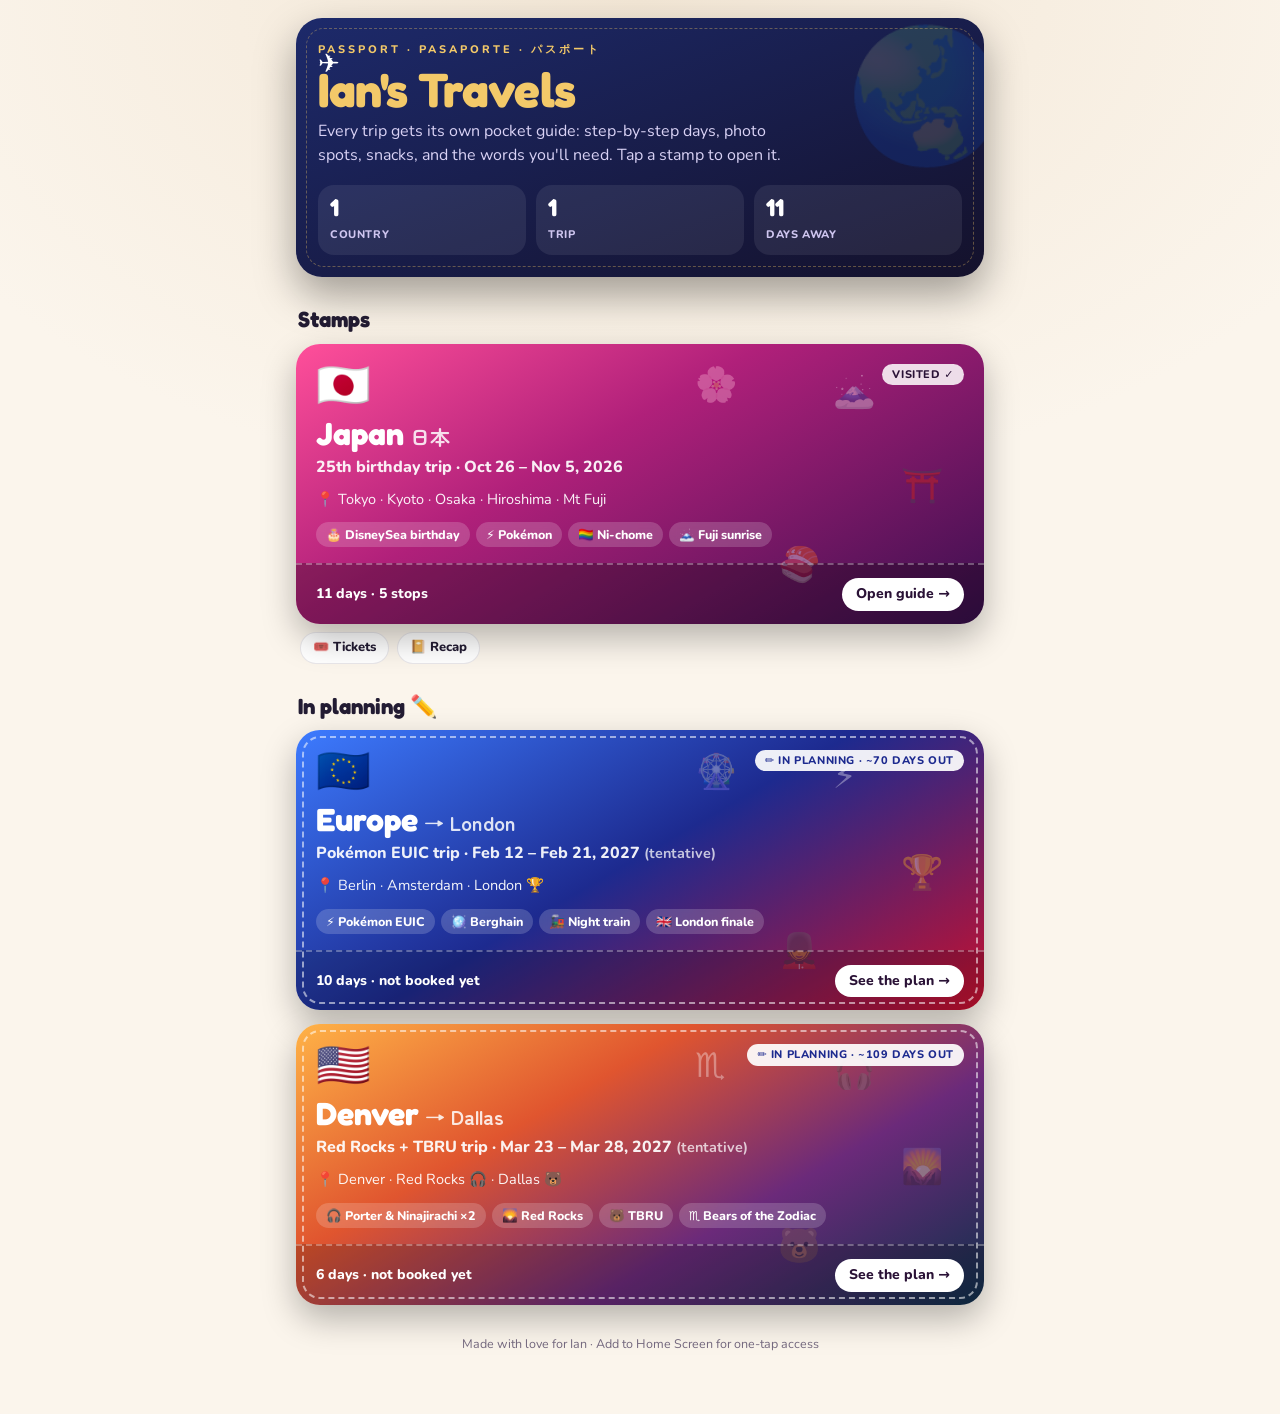
<file: index.html>
<!doctype html>
<html lang="en">
<head>
  <meta charset="utf-8" />
  <meta name="viewport" content="width=device-width, initial-scale=1, viewport-fit=cover" />
  <meta name="robots" content="noindex, nofollow" />
  <meta name="theme-color" content="#14112b" />
  <meta name="apple-mobile-web-app-capable" content="yes" />
  <meta name="apple-mobile-web-app-status-bar-style" content="black-translucent" />
  <meta name="apple-mobile-web-app-title" content="Ian's Travels" />
  <title>Ian's Travels</title>
  <link rel="icon" href="icons/icon-192.png" />
  <link rel="apple-touch-icon" href="icons/apple-touch-icon.png" />
  <link rel="preconnect" href="https://fonts.googleapis.com" />
  <link rel="preconnect" href="https://fonts.gstatic.com" crossorigin />
  <link href="https://fonts.googleapis.com/css2?family=Fredoka:wght@500;600;700&family=Nunito:wght@600;700;800&family=Zen+Maru+Gothic:wght@700&display=swap" rel="stylesheet" />
  <style>
    :root {
      --bg: #14112b; --bg2: #1f1a44; --card: #221d4a; --ink: #fbf6ff; --muted: #b6addb;
      --gold: #f3c969; --pink: #ff4f9a; --line: rgba(255,255,255,.1);
    }
    @media (prefers-color-scheme: light) {
      :root:not([data-theme="dark"]) { --bg: #fbf5ec; --bg2: #f3e7d6; --card: #ffffff; --ink: #231c33; --muted: #75697f; --line: rgba(40,20,50,.1); }
    }
    * { box-sizing: border-box; }
    [hidden] { display: none !important; }
    body {
      margin: 0; min-height: 100vh; background: var(--bg); color: var(--ink);
      font: 16px/1.5 "Nunito", system-ui, sans-serif;
      background-image: radial-gradient(90% 50% at 50% 0%, var(--bg2), transparent 70%);
      background-repeat: no-repeat;
    }
    main { max-width: 720px; margin: 0 auto; padding: calc(env(safe-area-inset-top, 0px) + 18px) 16px 48px; }

    /* passport cover */
    .cover {
      position: relative; overflow: hidden; border-radius: 26px; padding: 26px 22px 22px;
      background: linear-gradient(160deg, #1d2a6b 0%, #14112b 100%); color: #fff;
      box-shadow: 0 18px 40px rgba(0,0,0,.35); isolation: isolate;
    }
    .cover::after {
      content: ""; position: absolute; inset: 10px; border: 1.5px dashed rgba(243,201,105,.35); border-radius: 18px; pointer-events: none;
    }
    .cover .label { font: 800 11px/1 "Nunito", system-ui, sans-serif, system-ui, sans-serif; letter-spacing: 3px; color: var(--gold); text-transform: uppercase; }
    .cover h1 { margin: 10px 0 4px; font: 700 clamp(34px, 10vw, 48px)/1 "Fredoka", sans-serif; color: var(--gold); letter-spacing: -.5px; }
    .cover p { margin: 6px 0 0; color: #d9d2f5; max-width: 30em; }
    .globe { position: absolute; right: -24px; top: -18px; font-size: 130px; opacity: .16; z-index: -1; animation: spin 40s linear infinite; }
    @keyframes spin { to { transform: rotate(360deg); } }
    .plane { position: absolute; z-index: -1; font-size: 26px; animation: fly 9s ease-in-out infinite; }
    @keyframes fly { 0% { left: -10%; top: 70%; } 100% { left: 110%; top: 18%; } }

    .stats { display: grid; grid-template-columns: repeat(3, 1fr); gap: 10px; margin-top: 18px; }
    .stat { background: rgba(255,255,255,.08); border-radius: 16px; padding: 10px 12px; }
    .stat b { display: block; font: 700 24px/1.1 "Fredoka", system-ui, sans-serif, system-ui, sans-serif; color: #fff; }
    .stat span { font: 800 11px/1.2 "Nunito", system-ui, sans-serif, system-ui, sans-serif; color: #cfc6f0; text-transform: uppercase; letter-spacing: .6px; }

    h2 { margin: 30px 2px 12px; font: 700 22px/1.1 "Fredoka", sans-serif; }

    /* trip ticket */
    .trip {
      display: block; position: relative; overflow: hidden; text-decoration: none; color: #fff;
      border-radius: 24px; box-shadow: 0 14px 34px rgba(0,0,0,.28); isolation: isolate;
      transition: transform .15s ease;
    }
    .trip:active { transform: scale(.985); }
    .trip + .trip { margin-top: 14px; }
    .trip .top { padding: 20px 20px 16px; }
    .trip .flag { font-size: 44px; line-height: 1; }
    .trip h3 { margin: 10px 0 0; font: 700 32px/1 "Fredoka", system-ui, sans-serif, system-ui, sans-serif; }
    .trip h3 small { font: 700 20px "Zen Maru Gothic", sans-serif; opacity: .85; margin-left: 6px; }
    .trip .sub { margin-top: 4px; font-weight: 800; opacity: .92; }
    .trip .cities { margin-top: 10px; font-size: 14.5px; opacity: .95; }
    .trip .vibes { display: flex; flex-wrap: wrap; gap: 6px; margin-top: 12px; }
    .trip .vibes span { padding: 5px 10px; border-radius: 999px; background: rgba(255,255,255,.18); font: 800 12.5px/1.2 "Nunito", system-ui, sans-serif, system-ui, sans-serif; backdrop-filter: blur(4px); }
    .trip .stub {
      display: flex; align-items: center; justify-content: space-between; gap: 10px;
      padding: 13px 20px; background: rgba(0,0,0,.28); border-top: 2px dashed rgba(255,255,255,.3);
      font: 800 14px/1.2 "Nunito", system-ui, sans-serif, system-ui, sans-serif;
    }
    .trip .go { padding: 8px 14px; border-radius: 999px; background: #fff; color: #2a1236; }
    .trip .deco { position: absolute; inset: 0; z-index: -1; pointer-events: none; }
    .trip .deco span { position: absolute; font-size: 34px; opacity: .35; animation: bob 6s ease-in-out infinite; }
    @keyframes bob { 0%,100% { transform: translateY(0) rotate(-6deg); } 50% { transform: translateY(-8px) rotate(6deg); } }
    .badge { display: inline-block; padding: 4px 10px; border-radius: 999px; font: 800 11px/1.2 "Nunito", system-ui, sans-serif, system-ui, sans-serif; text-transform: uppercase; letter-spacing: .6px; float: right; }
    .badge.now { background: #7cf2c4; color: #0b3326; animation: glow 1.8s ease-in-out infinite; }
    .badge.soon { background: var(--gold); color: #3a2800; }
    .badge.done { background: rgba(255,255,255,.85); color: #2a1236; }
    .badge.plan { background: rgba(255,255,255,.92); color: #1d2a8f; }
    /* trip in planning: same ticket, drawn as a draft */
    .trip.planning { outline: 2px dashed rgba(255,255,255,.55); outline-offset: -8px; }
    .trip.planning .stub { background: rgba(0,0,0,.18); }
    .trip .tent { font-weight: 700; opacity: .8; font-size: .9em; }
    @keyframes glow { 50% { box-shadow: 0 0 0 6px rgba(124,242,196,.25); } }

    .next {
      display: grid; place-items: center; gap: 4px; margin-top: 14px; padding: 26px 16px;
      border: 2px dashed var(--line); border-radius: 24px; color: var(--muted); text-align: center; font-weight: 800;
    }
    .next .e { font-size: 30px; }
    .trip.has-photo { background-size: cover !important; background-position: center !important; }
    .trip-links { display: flex; gap: 8px; margin: 8px 4px 0; }
    .trip-links a { padding: 7px 12px; border-radius: 999px; background: var(--card); border: 1px solid var(--line); color: var(--ink); text-decoration: none; font: 800 13px/1.2 "Nunito", system-ui, sans-serif; }
    .bday-banner { margin-top: 14px; padding: 14px 16px; border-radius: 20px; background: linear-gradient(90deg, #f3c969, #ff6fb5); color: #2a1236; font: 700 18px/1.3 "Fredoka", system-ui, sans-serif; text-align: center; }
    .foot { margin-top: 30px; text-align: center; color: var(--muted); font-size: 12.5px; }
    @media (prefers-reduced-motion: reduce) { * { animation: none !important; } }
  </style>
</head>
<body>
  <main>
    <section class="cover">
      <span class="globe" aria-hidden="true">🌏</span>
      <span class="plane" aria-hidden="true">✈️</span>
      <div class="label">Passport · Pasaporte · パスポート</div>
      <h1>Ian's Travels</h1>
      <p>Every trip gets its own pocket guide: step-by-step days, photo spots, snacks, and the words you'll need. Tap a stamp to open it.</p>
      <div class="stats" id="stats"></div>
    </section>

    <div id="bday"></div>
    <h2>Stamps</h2>
    <div id="trips"></div>

    <div id="planWrap" hidden>
      <h2>In planning ✏️</h2>
      <div id="planning"></div>
    </div>

    <div class="next" id="nextBox"><span class="e">🧳</span>Next stamp loading…<span style="font-weight:600;font-size:13px">Where to after Japan?</span></div>

    <p class="foot">Made with love for Ian · Add to Home Screen for one-tap access</p>
  </main>

  <script src="trips.js?v=6"></script>
  <script>
    (() => {
      const esc = s => String(s).replace(/[&<>"']/g, c => ({ "&": "&amp;", "<": "&lt;", ">": "&gt;", '"': "&quot;", "'": "&#39;" }[c]));
      const months = ["Jan","Feb","Mar","Apr","May","Jun","Jul","Aug","Sep","Oct","Nov","Dec"];
      const fmt = (iso, yr) => { const [y, m, d] = iso.split("-").map(Number); return `${months[m - 1]} ${d}${yr ? ", " + y : ""}`; };
      const day = iso => Date.UTC(...iso.split("-").map((n, i) => i === 1 ? n - 1 : +n));
      const todayUTC = (() => { const n = new Date(); return Date.UTC(n.getFullYear(), n.getMonth(), n.getDate()); })();

      // Booked trips are stamps; trips still being planned get their own section and don't count in the stats
      const booked = TRIPS.filter(t => t.status !== "planning");
      const planned = TRIPS.filter(t => t.status === "planning").sort((a, b) => a.start.localeCompare(b.start));
      const trips = [...booked].sort((a, b) => b.start.localeCompare(a.start));
      const days = booked.reduce((t, x) => t + Math.round((day(x.end) - day(x.start)) / 864e5) + 1, 0);
      const countries = new Set(booked.map(t => t.nation || t.country)).size;
      document.getElementById("stats").innerHTML =
        `<div class="stat"><b>${countries}</b><span>Countr${countries === 1 ? "y" : "ies"}</span></div>
         <div class="stat"><b>${booked.length}</b><span>Trip${booked.length === 1 ? "" : "s"}</span></div>
         <div class="stat"><b>${days}</b><span>Days away</span></div>`;

      const safe = (() => { try { return JSON.parse(localStorage.getItem("ij:safe") || "false"); } catch { return false; } })();
      const jstToday = new Date(Date.now() + 9 * 36e5).toISOString().slice(0, 10);
      if (jstToday === "2026-10-27") document.getElementById("bday").innerHTML = `<div class="bday-banner">🎂 Happy 25th birthday, Ian! 🎉</div>`;
      const pos = [[78, 8], [88, 42], [70, 70], [58, 6]];
      document.getElementById("trips").innerHTML = trips.map(t => {
        const s = day(t.start), e = day(t.end);
        let badge;
        if (todayUTC >= s && todayUTC <= e) badge = `<span class="badge now">● Happening now</span>`;
        else if (todayUTC < s) {
          const n = Math.round((s - todayUTC) / 864e5);
          badge = `<span class="badge soon">${n === 1 ? "Tomorrow!" : `In ${n} days`}</span>`;
        } else badge = `<span class="badge done">Visited ✓</span>`;
        const deco = (t.emoji || []).map((x, i) => `<span style="left:${pos[i % 4][0]}%;top:${pos[i % 4][1]}%;animation-delay:${-i * 1.3}s">${x}</span>`).join("");
        return `<a class="trip" href="${esc(t.slug)}" style="background:${t.cover}">
          <div class="deco" aria-hidden="true">${deco}</div>
          <div class="top">
            ${badge}
            <div class="flag">${t.flag}</div>
            <h3>${esc(t.country)}<small>${esc(t.local || "")}</small></h3>
            <div class="sub">${esc(t.title)} · ${fmt(t.start, t.start.slice(0,4) !== t.end.slice(0,4))} – ${fmt(t.end, true)}</div>
            <div class="cities">📍 ${t.cities.map(esc).join(" · ")}</div>
            <div class="vibes">${(t.vibes || []).filter(v => !(safe && /Ni-chome|🏳️‍🌈/.test(v))).map(v => `<span>${esc(v)}</span>`).join("")}</div>
          </div>
          <div class="stub"><span>${Math.round((e - s) / 864e5) + 1} days · ${t.cities.length} stops</span><span class="go">Open guide →</span></div>
        </a>
        <div class="trip-links"><a href="${esc(t.slug)}#trip/tickets">🎟️ Tickets</a><a href="${esc(t.slug)}#recap">📔 Recap</a></div>`;
      }).join("");

      if (planned.length) {
        document.getElementById("planWrap").hidden = false;
        document.getElementById("nextBox").hidden = true;
        document.getElementById("planning").innerHTML = planned.map(t => {
          const s = day(t.start), e = day(t.end);
          const n = Math.round((s - todayUTC) / 864e5);
          const when = n > 0 ? ` · ~${n} days out` : "";
          const deco = (t.emoji || []).map((x, i) => `<span style="left:${pos[i % 4][0]}%;top:${pos[i % 4][1]}%;animation-delay:${-i * 1.3}s">${x}</span>`).join("");
          return `<a class="trip planning" href="${esc(t.slug)}" style="background:${t.cover}">
            <div class="deco" aria-hidden="true">${deco}</div>
            <div class="top">
              <span class="badge plan">✏️ In planning${when}</span>
              <div class="flag">${t.flag}</div>
              <h3>${esc(t.country)}<small>${esc(t.local || "")}</small></h3>
              <div class="sub">${esc(t.title)} · ${fmt(t.start, t.start.slice(0,4) !== t.end.slice(0,4))} – ${fmt(t.end, true)} <span class="tent">(tentative)</span></div>
              <div class="cities">📍 ${t.cities.map(esc).join(" · ")}</div>
              <div class="vibes">${(t.vibes || []).map(v => `<span>${esc(v)}</span>`).join("")}</div>
            </div>
            <div class="stub"><span>${Math.round((e - s) / 864e5) + 1} days · not booked yet</span><span class="go">See the plan →</span></div>
          </a>`;
        }).join("");
      }
      // Cover photo: your favorite moment from the trip (stored on this phone only)
      try {
        const req = indexedDB.open("ij", 1);
        req.onupgradeneeded = () => req.result.createObjectStore("files");
        req.onsuccess = () => {
          const db = req.result;
          const order = ["d2", "d10", "d11", "d8", "d7", "d5", "d6", "d1", "d3", "d4", "d9"];
          const st = db.transaction("files", "readonly").objectStore("files");
          let found = false;
          order.forEach(id => {
            const g = st.get("fav:" + id);
            g.onsuccess = () => {
              if (found || !g.result) return;
              found = true;
              const card = document.querySelector('.trip[href="japan/"]');
              if (card) { card.classList.add("has-photo"); card.style.background = `linear-gradient(180deg, rgba(20,10,30,.15), rgba(20,10,30,.75)), url(${URL.createObjectURL(g.result)})`; }
            };
          });
        };
      } catch {}
    })();
  </script>
</body>
</html>
</file>
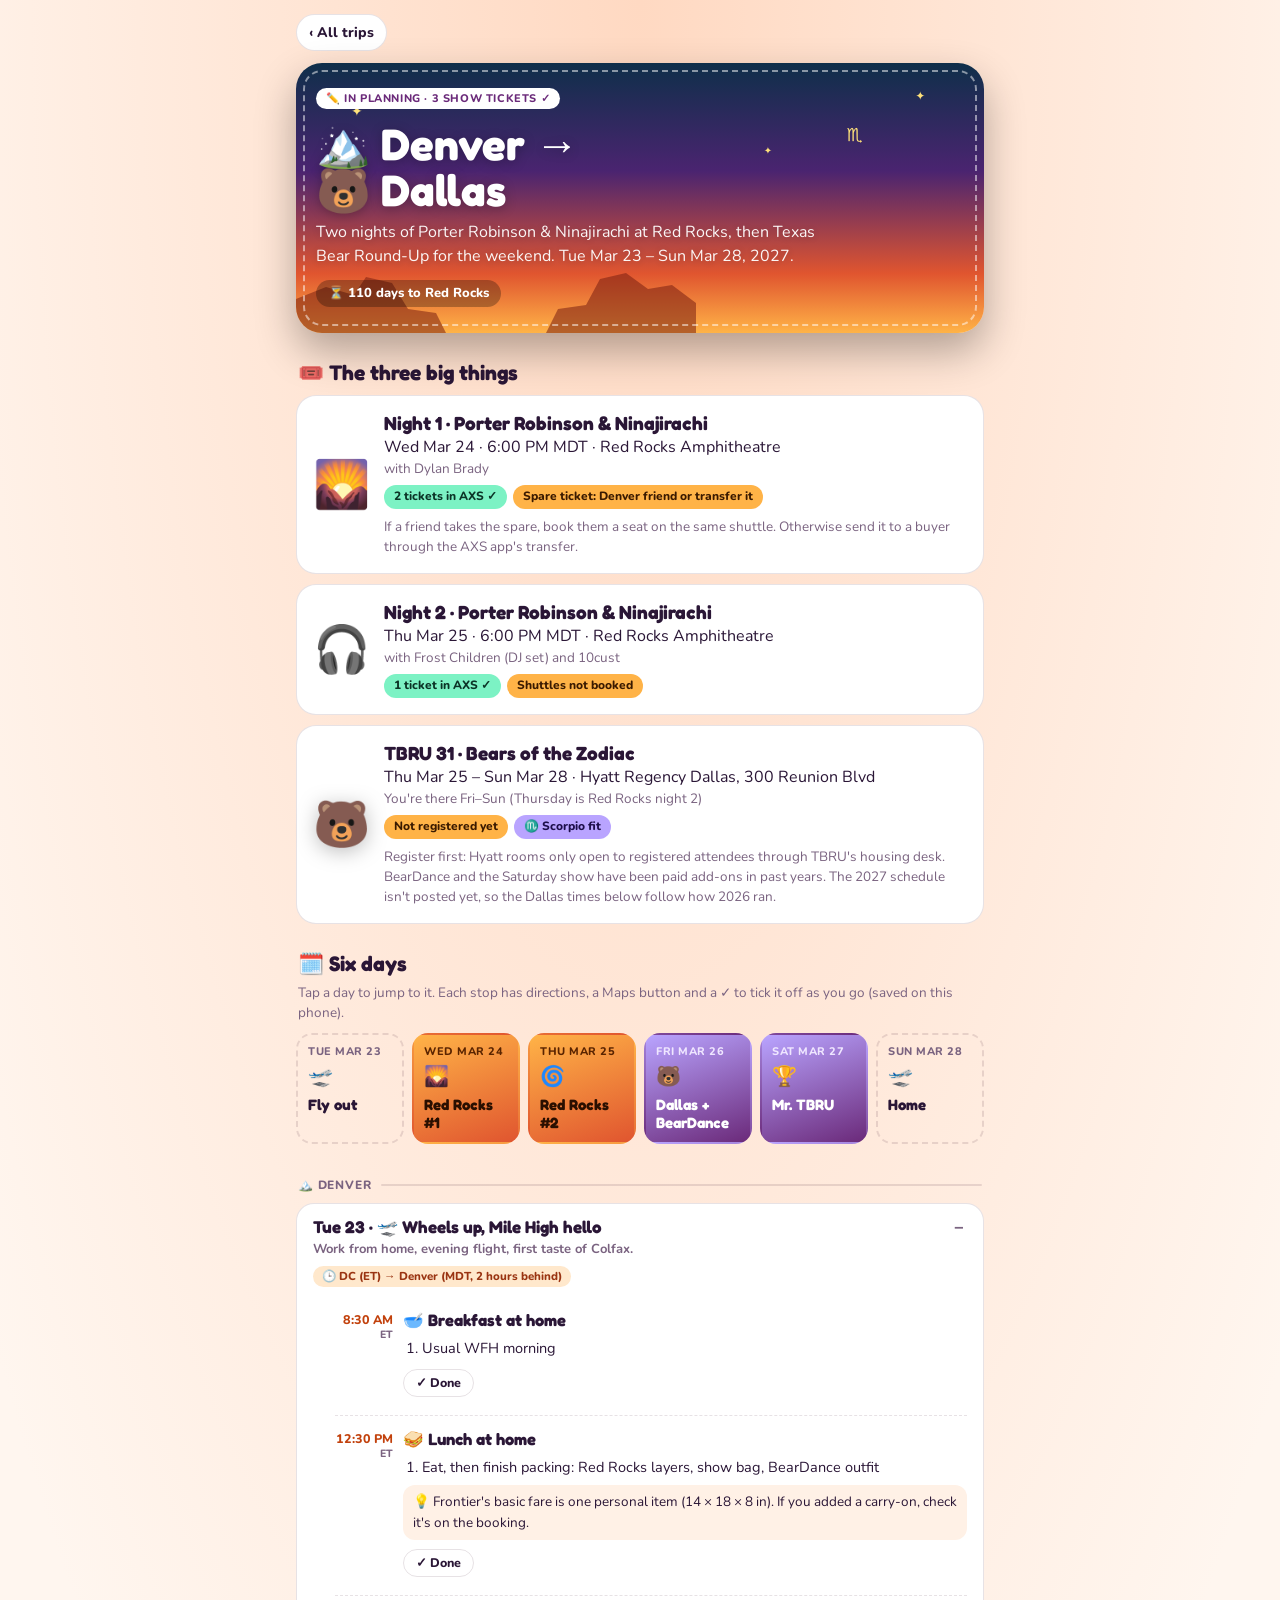
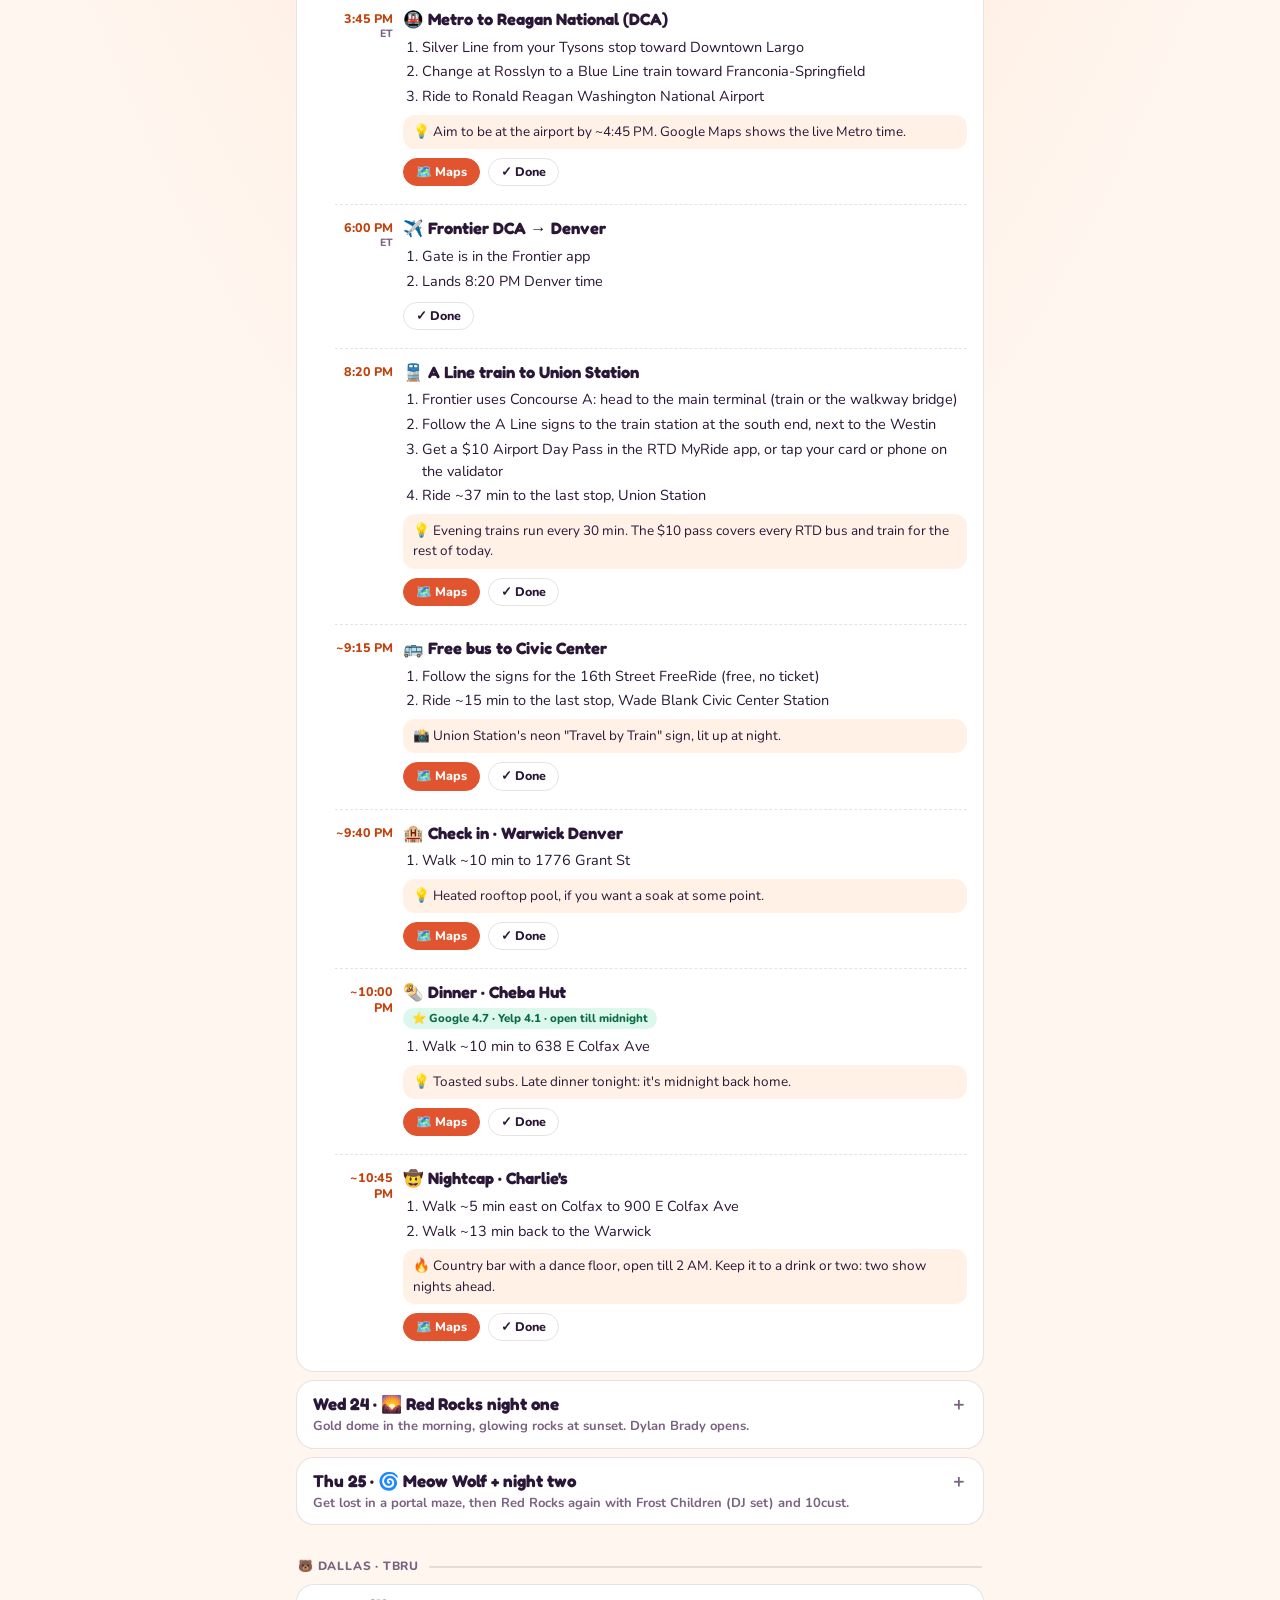
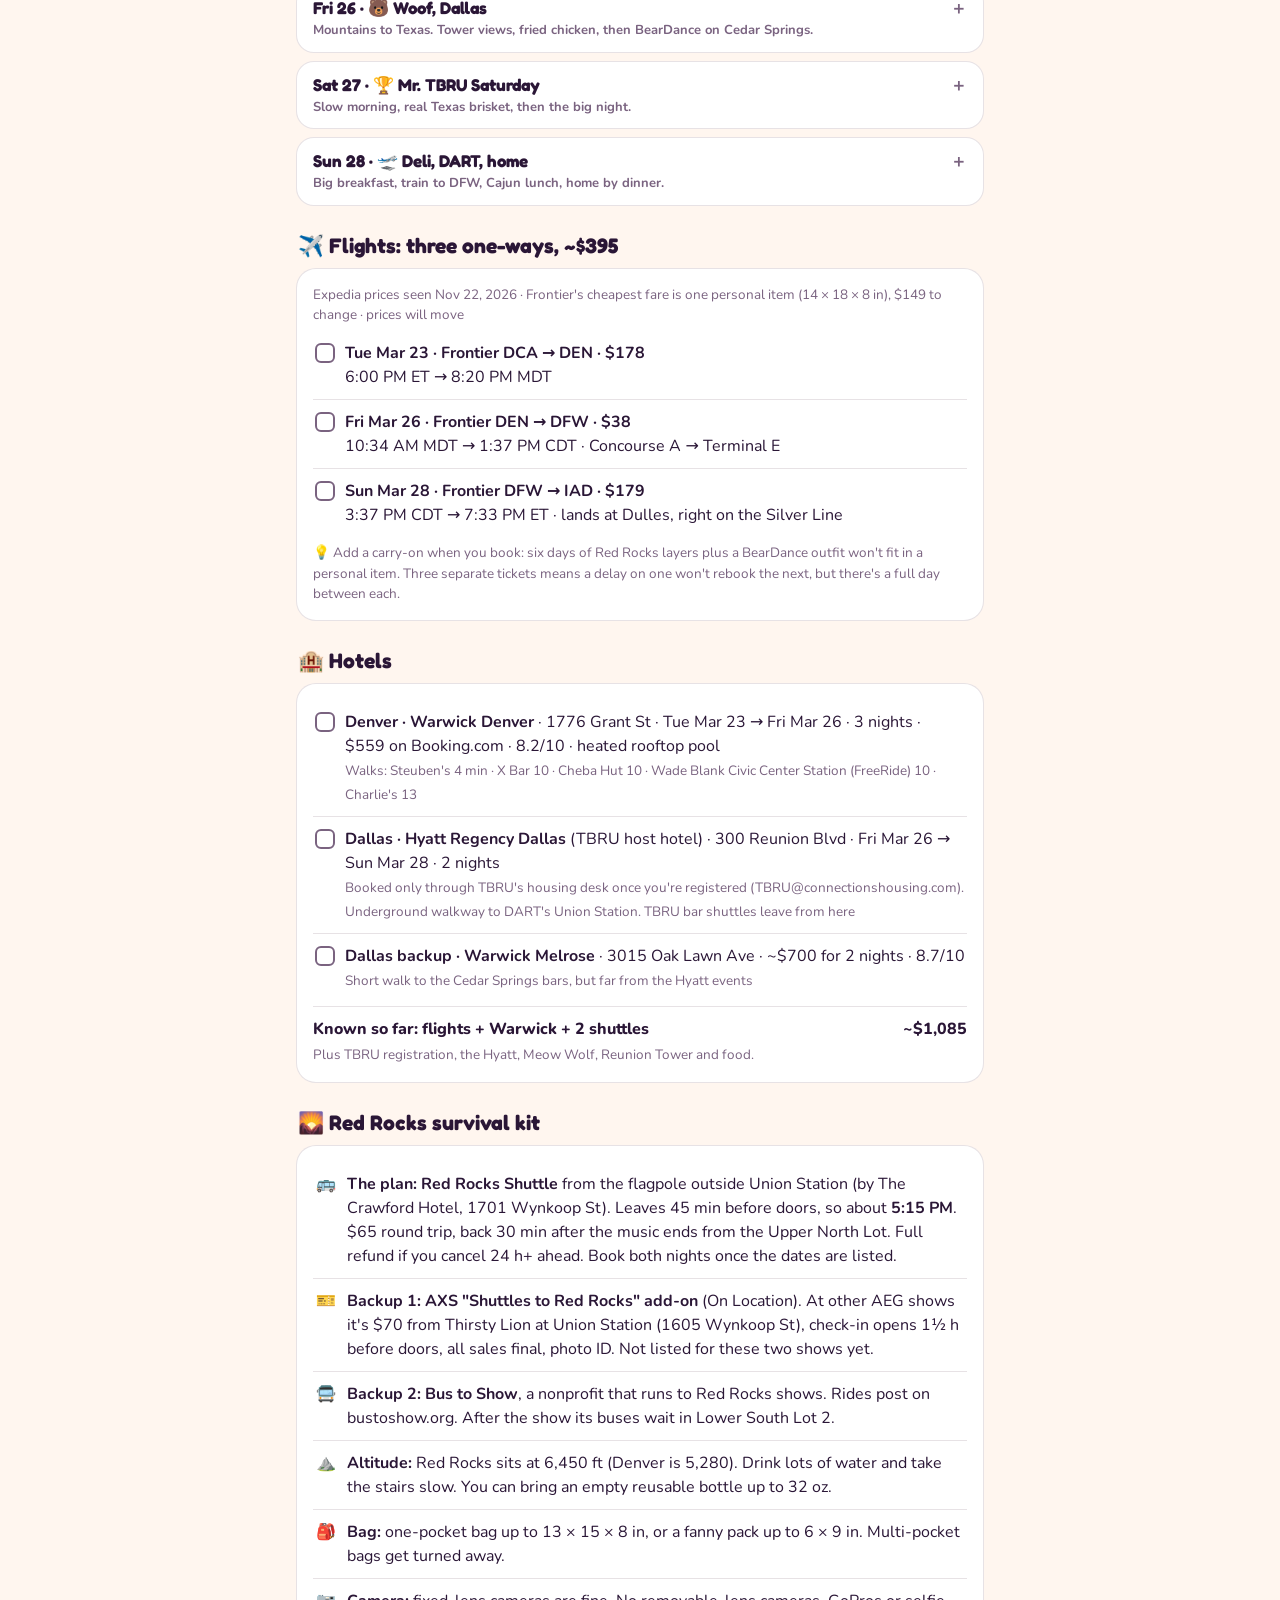
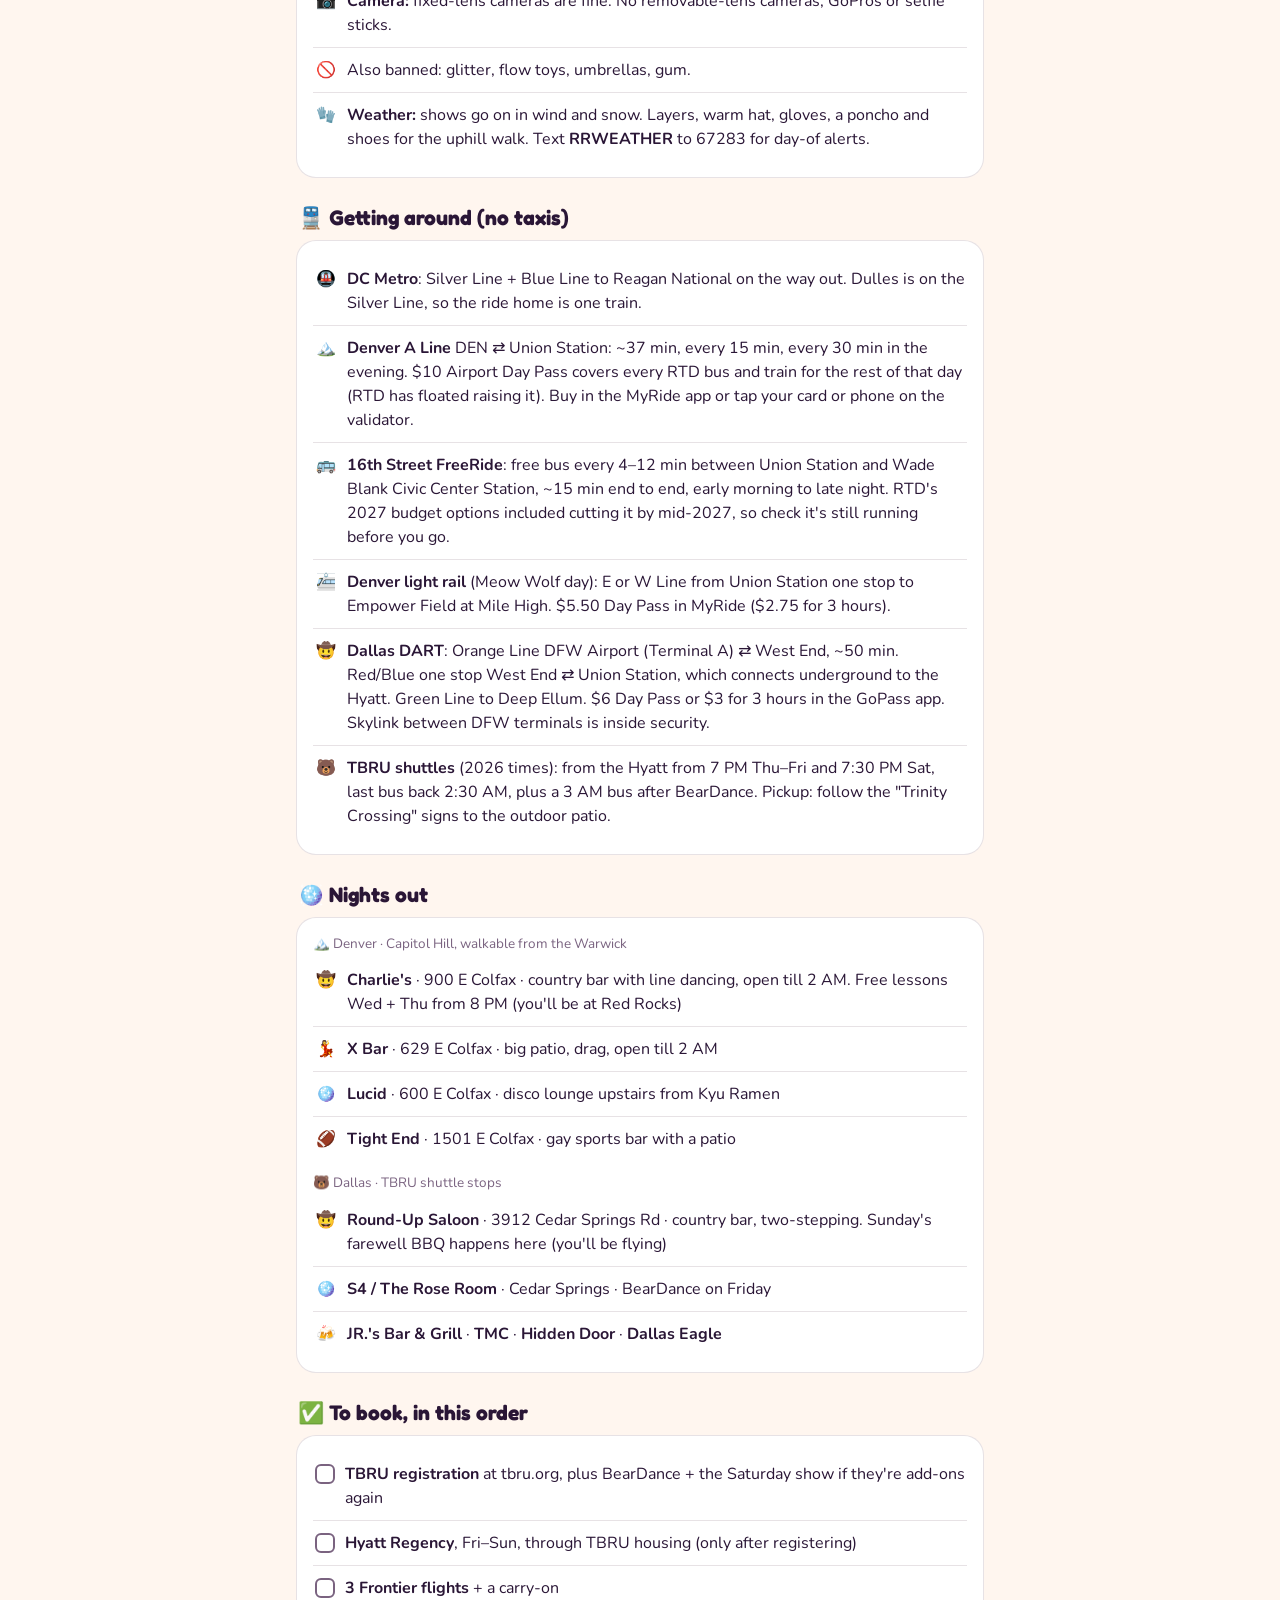
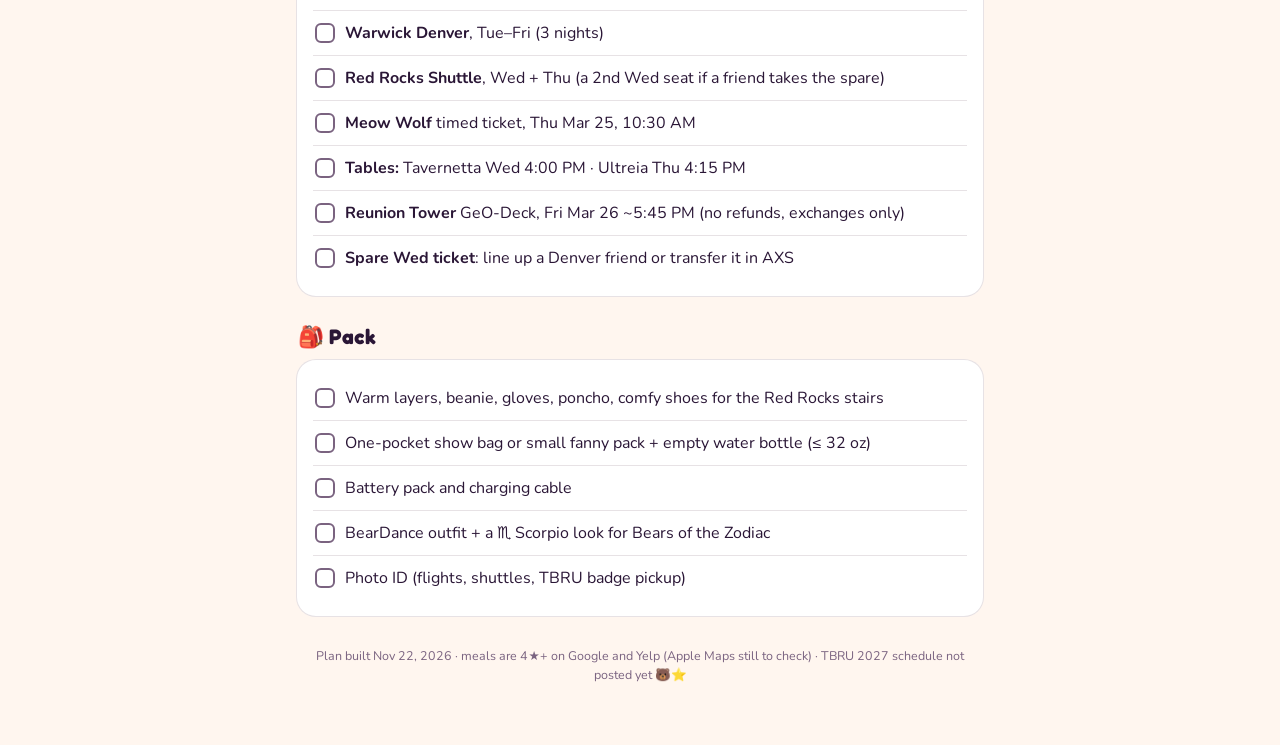
<file: colorado/index.html>
<!doctype html>
<html lang="en">
<head>
  <meta charset="utf-8" />
  <meta name="viewport" content="width=device-width, initial-scale=1" />
  <meta name="robots" content="noindex, nofollow" />
  <meta http-equiv="refresh" content="0; url=../denver-dallas/" />
  <title>Denver → Dallas 2027</title>
  <link rel="canonical" href="../denver-dallas/" />
</head>
<body>
  <p>This trip moved to <a href="../denver-dallas/">Denver → Dallas</a>.</p>
  <script>location.replace("../denver-dallas/");</script>
</body>
</html>
</file>
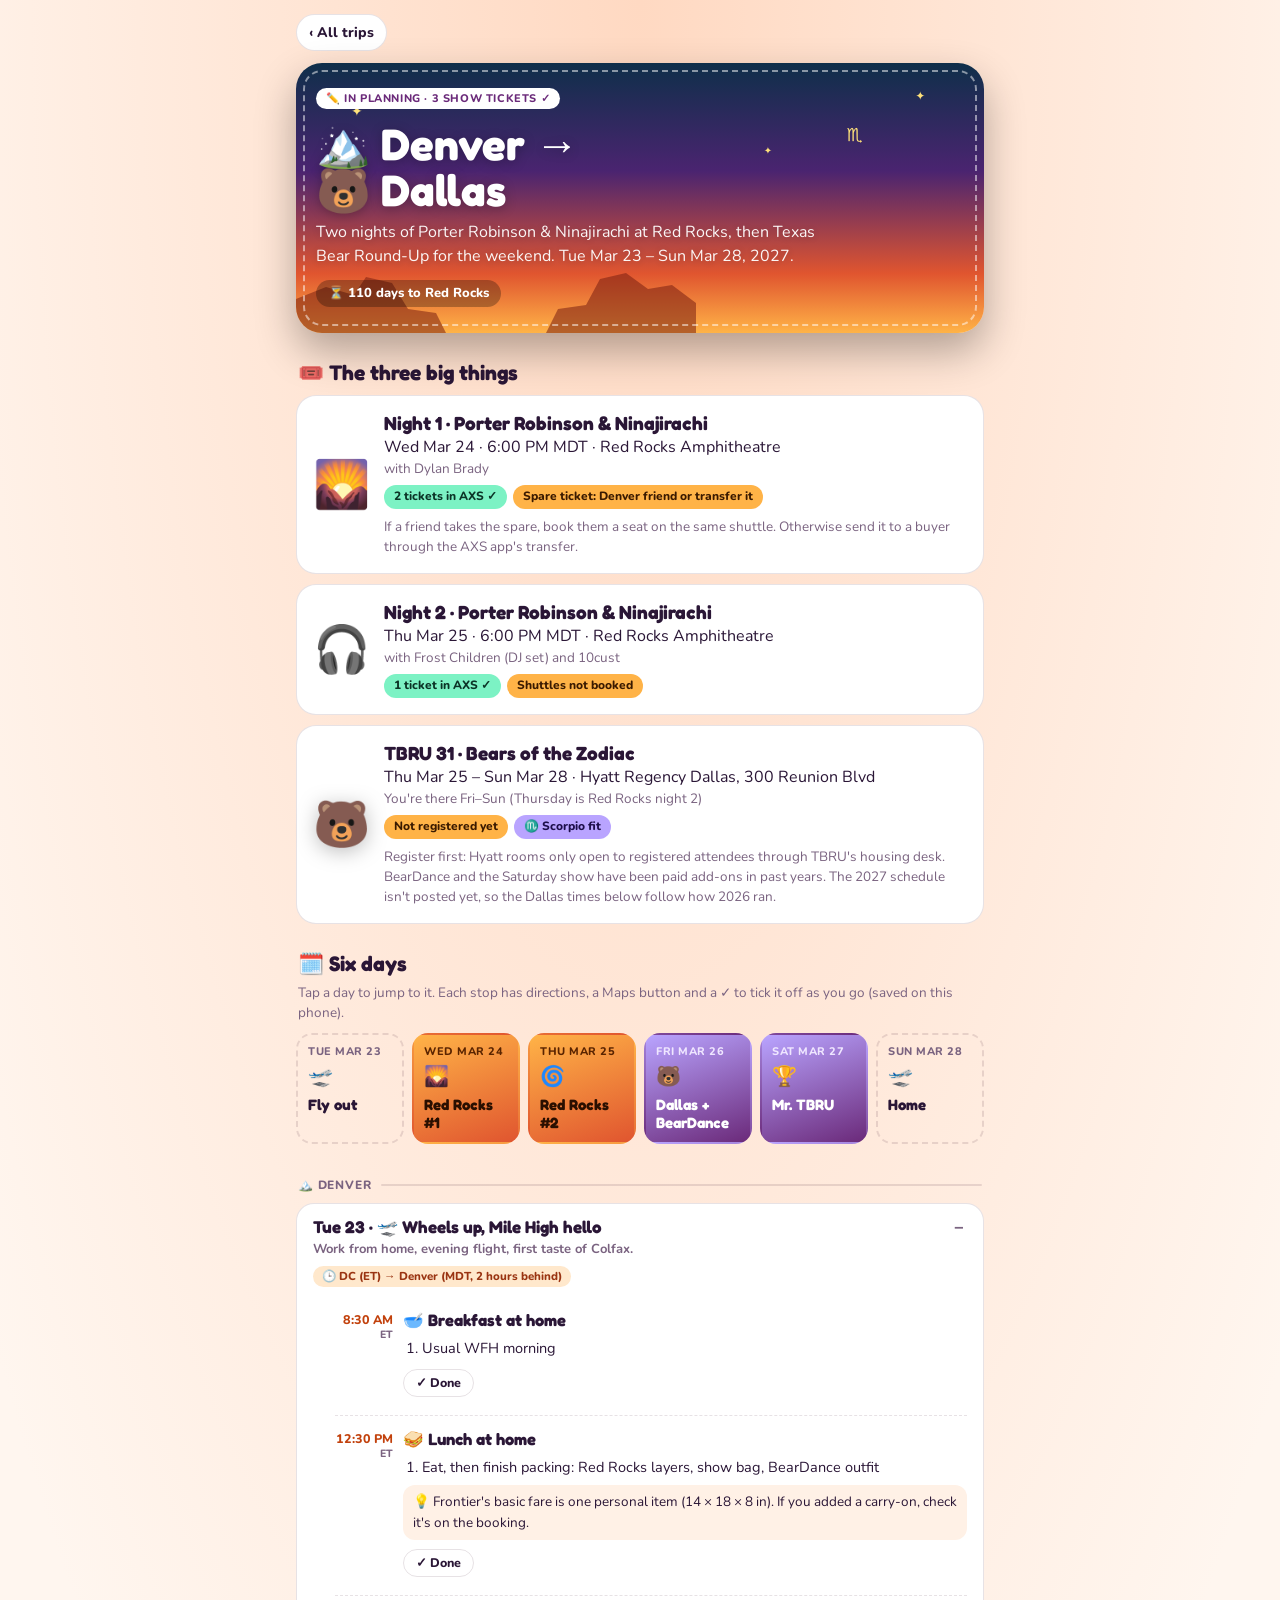
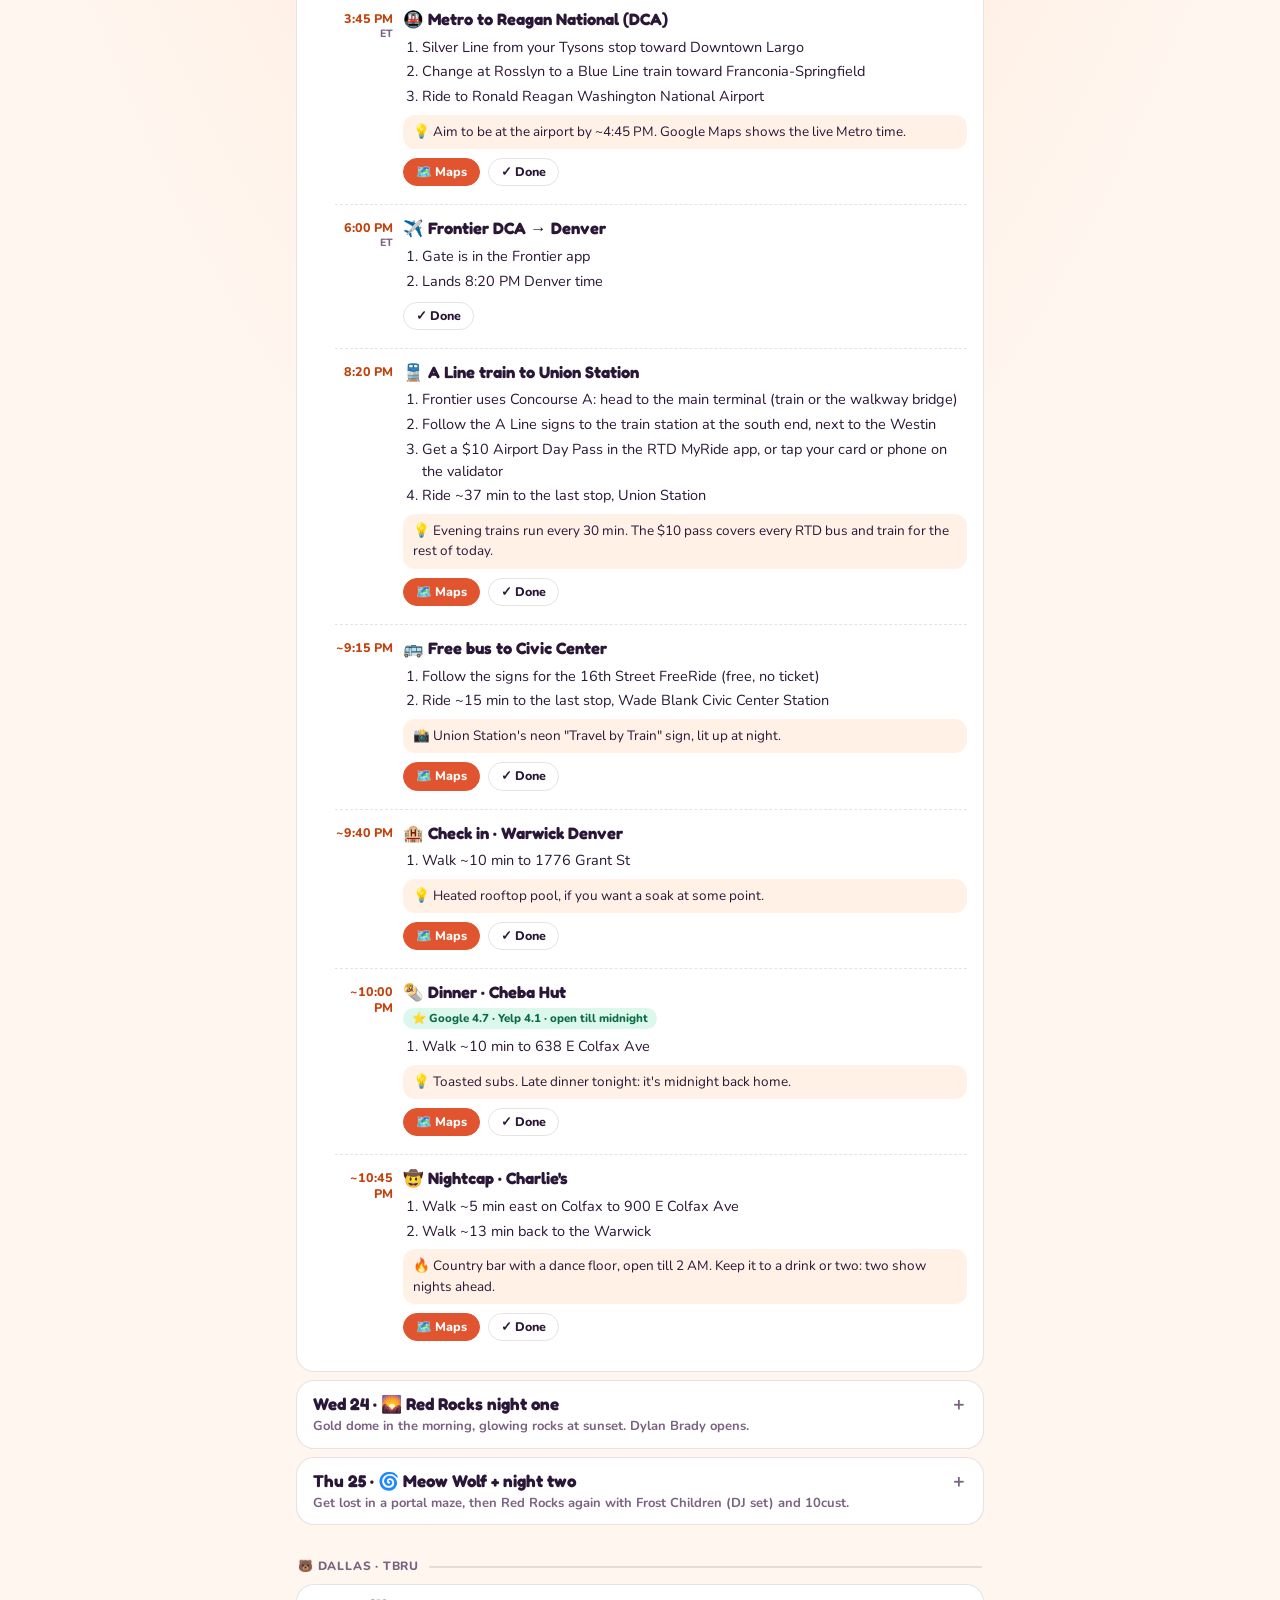
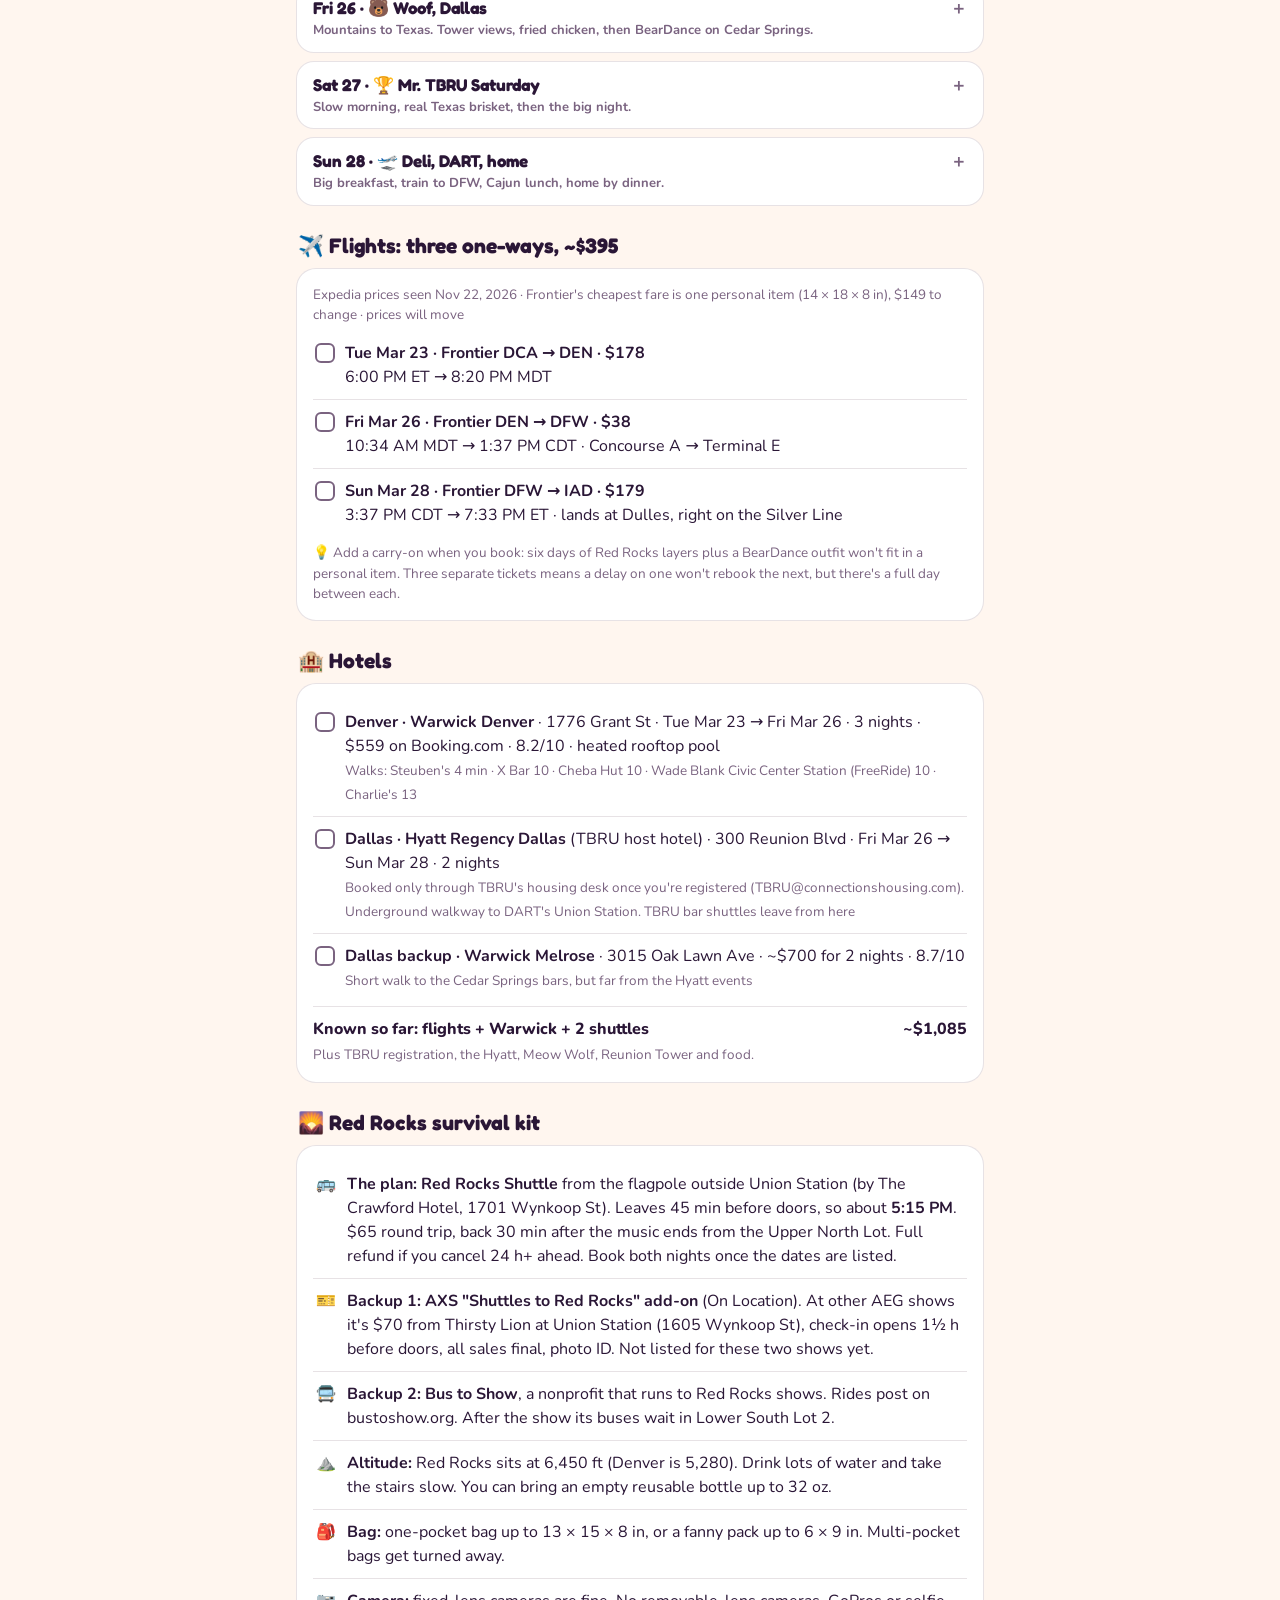
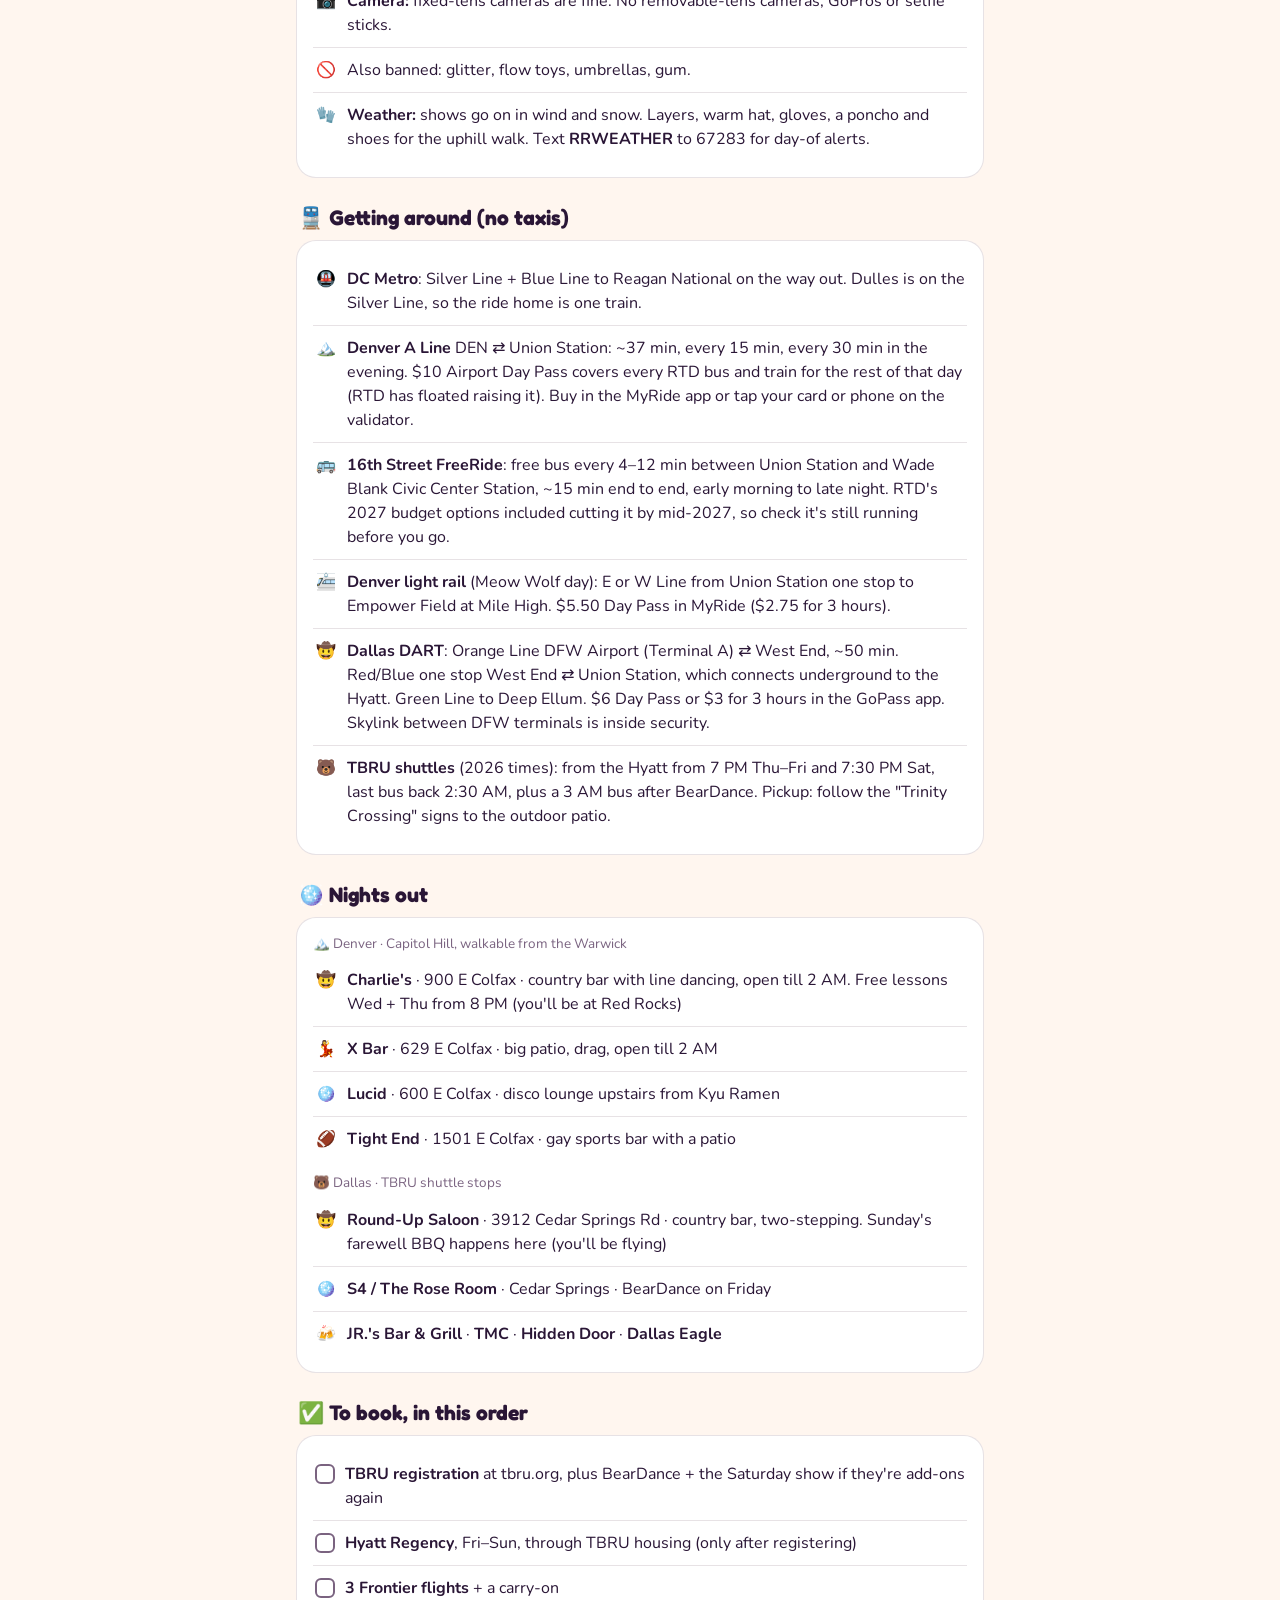
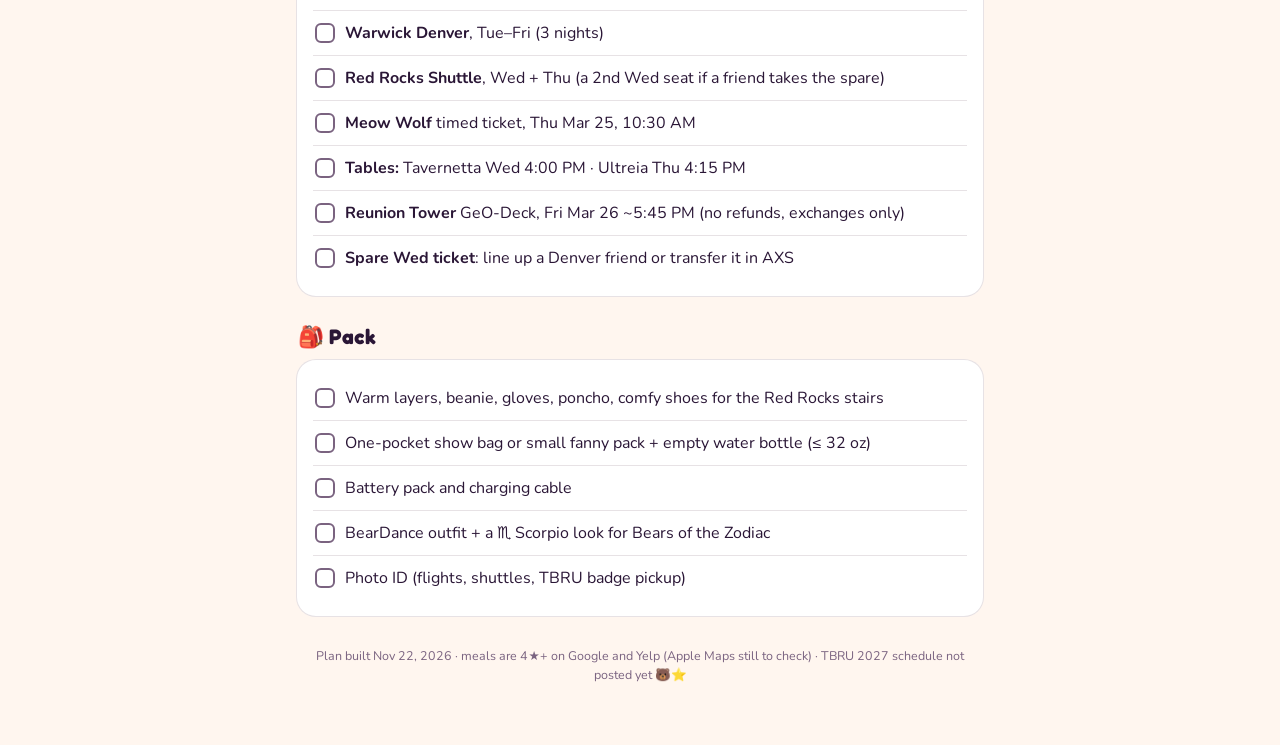
<file: denver-dallas/index.html>
<!doctype html>
<html lang="en">
<head>
  <meta charset="utf-8" />
  <meta name="viewport" content="width=device-width, initial-scale=1, viewport-fit=cover" />
  <meta name="robots" content="noindex, nofollow" />
  <meta name="theme-color" content="#1e1650" />
  <meta name="apple-mobile-web-app-capable" content="yes" />
  <meta name="apple-mobile-web-app-status-bar-style" content="black-translucent" />
  <meta name="apple-mobile-web-app-title" content="Ian × Denver → Dallas" />
  <title>Denver → Dallas 2027</title>
  <link rel="icon" href="../icons/icon-192.png" />
  <link rel="apple-touch-icon" href="../icons/apple-touch-icon.png" />
  <link rel="preconnect" href="https://fonts.googleapis.com" />
  <link rel="preconnect" href="https://fonts.gstatic.com" crossorigin />
  <link href="https://fonts.googleapis.com/css2?family=Fredoka:wght@500;600;700&family=Nunito:wght@600;700;800&display=swap" rel="stylesheet" />
  <style>
    :root {
      --bg: #1e1650; --bg2: #5a2470; --card: #2a2063; --ink: #fff7f2; --muted: #c9bde6;
      --rock: #e0552f; --sun: #ffb347; --star: #ffe27a; --line: rgba(255,255,255,.12);
    }
    @media (prefers-color-scheme: light) {
      :root:not([data-theme="dark"]) { --bg: #fff6ef; --bg2: #ffd9c2; --card: #ffffff; --ink: #2a1636; --muted: #7a6380; --line: rgba(60,20,40,.12); }
    }
    * { box-sizing: border-box; }
    body {
      margin: 0; min-height: 100vh; background: var(--bg); color: var(--ink);
      font: 16px/1.5 "Nunito", system-ui, sans-serif;
      background-image: radial-gradient(90% 45% at 50% 0%, var(--bg2), transparent 70%); background-repeat: no-repeat;
    }
    main { max-width: 720px; margin: 0 auto; padding: calc(env(safe-area-inset-top, 0px) + 14px) 16px 48px; }
    a { color: inherit; }
    .back { display: inline-block; margin-bottom: 12px; padding: 7px 12px; border-radius: 999px; background: var(--card); border: 1px solid var(--line); text-decoration: none; font-weight: 800; font-size: 14px; }

    /* hero: Red Rocks at sunset, wish stars on top */
    .hero {
      position: relative; overflow: hidden; border-radius: 26px; padding: 22px 20px 26px; color: #fff; isolation: isolate;
      background: linear-gradient(180deg, #0f2f4a 0%, #4a2470 40%, #e0552f 78%, #ffb347 100%);
      box-shadow: 0 18px 40px rgba(0,0,0,.3); outline: 2px dashed rgba(255,255,255,.5); outline-offset: -9px;
    }
    .hero .tag { display: inline-block; padding: 4px 10px; border-radius: 999px; background: #fff; color: #6b2a7a; font: 800 11px/1.2 "Nunito", sans-serif; letter-spacing: .6px; text-transform: uppercase; }
    .hero h1 { margin: 12px 0 4px; font: 700 clamp(32px, 9vw, 44px)/1.05 "Fredoka", sans-serif; text-shadow: 0 2px 12px rgba(0,0,0,.25); }
    .hero p { margin: 6px 0 0; opacity: .95; max-width: 32em; text-shadow: 0 1px 8px rgba(0,0,0,.25); }
    .hero .count { display: inline-block; margin-top: 12px; padding: 6px 12px; border-radius: 999px; background: rgba(0,0,0,.28); font: 800 13px/1.2 "Nunito", sans-serif; }
    .hero .rocks { position: absolute; left: 0; right: 0; bottom: 0; height: 64px; z-index: -1; opacity: .55; }
    .hero .stars span { position: absolute; z-index: -1; color: var(--star); animation: twinkle 3s ease-in-out infinite; }
    @keyframes twinkle { 50% { opacity: .25; transform: scale(.8); } }

    h2 { margin: 28px 2px 10px; font: 700 21px/1.15 "Fredoka", sans-serif; }
    .card { background: var(--card); border: 1px solid var(--line); border-radius: 20px; padding: 16px; }
    .card + .card { margin-top: 10px; }
    .muted { color: var(--muted); }
    .small { font-size: 13.5px; }

    .event { display: grid; grid-template-columns: auto 1fr; gap: 14px; align-items: center; }
    .event .big { font-size: 46px; line-height: 1; }
    .event b { font: 700 19px/1.2 "Fredoka", sans-serif; display: block; }
    .chip { display: inline-block; margin: 6px 6px 0 0; padding: 4px 10px; border-radius: 999px; font: 800 12px/1.3 "Nunito", sans-serif; }
    .chip.ok { background: #7cf2c4; color: #0b3326; }
    .chip.tbd { background: var(--sun); color: #3a1a00; }

    .days { display: grid; grid-template-columns: repeat(auto-fill, minmax(118px, 1fr)); gap: 8px; }
    .day { border-radius: 16px; padding: 10px; border: 2px dashed var(--line); min-height: 92px; }
    .day .d { font: 800 11px/1.2 "Nunito", sans-serif; text-transform: uppercase; letter-spacing: .5px; color: var(--muted); }
    .day .n { font: 700 15px/1.2 "Fredoka", sans-serif; margin-top: 4px; }
    .day .e { font-size: 20px; margin-top: 4px; }
    .day.locked { border-style: solid; border-color: transparent; background: linear-gradient(160deg, #ffb347, #e0552f); color: #2a0f00; }
    .day.locked .d { color: #5a2400; }
    .day.move { border-style: solid; border-color: var(--rock); }

    details.plan { background: var(--card); border: 1px solid var(--line); border-radius: 18px; padding: 12px 16px; }
    details.plan + details.plan { margin-top: 8px; }
    details.plan summary { cursor: pointer; font: 700 17px/1.3 "Fredoka", sans-serif; list-style: none; }
    details.plan summary::-webkit-details-marker { display: none; }
    details.plan summary::after { content: "＋"; float: right; color: var(--muted); }
    details.plan[open] summary::after { content: "－"; }
    details.plan ol { margin: 10px 0 2px; padding-left: 22px; }
    details.plan li { margin: 5px 0; }

    .todo { list-style: none; margin: 0; padding: 0; }
    .todo li { display: flex; gap: 10px; padding: 10px 2px; border-top: 1px solid var(--line); }
    .todo li:first-child { border-top: 0; }
    .todo .box { flex: none; width: 20px; height: 20px; margin-top: 2px; border-radius: 6px; border: 2px solid var(--muted); }
    .todo .ico { flex: none; width: 22px; text-align: center; }
    .foot { margin-top: 30px; text-align: center; color: var(--muted); font-size: 12.5px; }
    @media (prefers-reduced-motion: reduce) { * { animation: none !important; } }
    .leg { display: flex; align-items: center; gap: 10px; margin: 34px 2px 0; font: 800 12px/1.2 "Nunito", sans-serif; letter-spacing: .8px; text-transform: uppercase; color: var(--muted); }
    .leg::after { content: ""; flex: 1; height: 2px; background: var(--line); border-radius: 2px; }
    .event.bear .big { filter: drop-shadow(0 4px 10px rgba(0,0,0,.25)); }
    .chip.zod { background: #b9a4ff; color: #1d0f4a; }
  
    /* step-by-step guide */
    .daynav { display: grid; grid-template-columns: repeat(3, 1fr); gap: 8px; }
    @media (min-width: 560px) { .daynav { grid-template-columns: repeat(6, 1fr); } }
    .daynav a { text-decoration: none; }
    .day { border-radius: 16px; padding: 10px; border: 2px dashed var(--line); min-height: 92px; display: block; }
    .day.show { border-style: solid; border-color: transparent; background: linear-gradient(160deg, #ffb347, #e0552f); color: #2a0f00; }
    .day.show .d { color: #5a2400; }
    .day.bear { border-style: solid; border-color: transparent; background: linear-gradient(160deg, #b9a4ff, #6b2a7a); color: #fff; }
    .day.bear .d { color: #efe6ff; }

    details.plan { scroll-margin-top: 12px; }
    details.plan summary { position: relative; padding-right: 26px; }
    details.plan summary::after { float: none; position: absolute; right: 0; top: 0; }
    details.plan summary .sub { display: block; font: 700 13px/1.35 "Nunito", sans-serif; color: var(--muted); margin-top: 3px; }
    details.plan .zone { display: inline-block; margin-top: 8px; padding: 3px 9px; border-radius: 999px; background: rgba(255,179,71,.16); color: var(--sun); font: 800 11.5px/1.3 "Nunito", sans-serif; }
    .steps { list-style: none; margin: 8px 0 2px; padding: 0; }
    .step { display: grid; grid-template-columns: 58px 1fr; gap: 10px; padding: 13px 0; border-top: 1px dashed var(--line); }
    .step:first-child { border-top: 0; }
    .step .tm { text-align: right; padding-top: 2px; font: 800 12.5px/1.25 "Nunito", sans-serif; color: var(--sun); }
    .step .tm small { display: block; font-size: 10.5px; color: var(--muted); }
    .step h3 { margin: 0; font: 700 16.5px/1.25 "Fredoka", sans-serif; }
    .step .meal { display: inline-block; margin-top: 5px; padding: 2px 9px; border-radius: 999px; background: rgba(124,242,196,.15); color: #7cf2c4; font: 800 11.5px/1.45 "Nunito", sans-serif; }
    .step ol.how { margin: 7px 0 0; padding-left: 19px; font-size: 14.5px; }
    .step ol.how li { margin: 3px 0; }
    .step .note { margin-top: 7px; padding: 7px 10px; border-radius: 12px; background: rgba(255,255,255,.06); font-size: 13.5px; }
    .step .act { display: flex; flex-wrap: wrap; gap: 8px; margin-top: 9px; }
    .btn { display: inline-block; padding: 5px 12px; border-radius: 999px; border: 1px solid var(--line); background: transparent; color: inherit; font: 800 12.5px/1.3 "Nunito", sans-serif; text-decoration: none; cursor: pointer; }
    .btn.go { background: var(--rock); border-color: var(--rock); color: #fff; }
    .step.done { opacity: .5; }
    .step.done h3 { text-decoration: line-through; }
    .step.done .btn.tick { background: #7cf2c4; border-color: #7cf2c4; color: #0b3326; }
    .cost { display: flex; justify-content: space-between; gap: 10px; padding-top: 10px; margin-top: 4px; border-top: 1px solid var(--line); font-weight: 800; }
    @media (prefers-color-scheme: light) {
      :root:not([data-theme="dark"]) .step .meal { background: #dcf8ec; color: #0b6b47; }
      :root:not([data-theme="dark"]) .step .tm { color: #c2410c; }
      :root:not([data-theme="dark"]) .step .note { background: #fff1e6; }
      :root:not([data-theme="dark"]) details.plan .zone { background: #ffe8cc; color: #9a3412; }
    }
  </style>
</head>
<body>
  <main>
    <a class="back" href="../">‹ All trips</a>

    <section class="hero">
      <div class="stars" aria-hidden="true">
        <span style="left:8%;top:14%;font-size:14px">✦</span>
        <span style="left:80%;top:22%;font-size:18px;animation-delay:-1s">♏</span>
        <span style="left:90%;top:9%;font-size:12px;animation-delay:-2s">✦</span>
        <span style="left:68%;top:30%;font-size:10px;animation-delay:-.5s">✦</span>
      </div>
      <svg class="rocks" viewBox="0 0 400 64" preserveAspectRatio="none" aria-hidden="true">
        <path d="M0 64 L0 30 L30 18 L58 26 L70 8 L96 14 L112 40 L140 44 L150 64 Z" fill="#7a1f12" />
        <path d="M250 64 L262 40 L290 36 L304 10 L330 4 L352 20 L376 16 L400 34 L400 64 Z" fill="#7a1f12" />
      </svg>
      <span class="tag">✏️ In planning · 3 show tickets ✓</span>
      <h1>🏔️ Denver →<br />🐻&nbsp;Dallas</h1>
      <p>Two nights of Porter Robinson &amp; Ninajirachi at Red Rocks, then Texas Bear Round-Up for the weekend. Tue Mar 23 – Sun Mar 28, 2027.</p>
      <span class="count" id="count"></span>
    </section>

    <h2>🎟️ The three big things</h2>
    <div class="card event">
      <div class="big" aria-hidden="true">🌄</div>
      <div>
        <b>Night 1 · Porter Robinson &amp; Ninajirachi</b>
        <div>Wed Mar 24 · 6:00 PM MDT · Red Rocks Amphitheatre</div>
        <div class="small muted">with Dylan Brady</div>
        <span class="chip ok">2 tickets in AXS ✓</span><span class="chip tbd">Spare ticket: Denver friend or transfer it</span>
        <div class="small muted" style="margin-top:8px">If a friend takes the spare, book them a seat on the same shuttle. Otherwise send it to a buyer through the AXS app's transfer.</div>
      </div>
    </div>
    <div class="card event">
      <div class="big" aria-hidden="true">🎧</div>
      <div>
        <b>Night 2 · Porter Robinson &amp; Ninajirachi</b>
        <div>Thu Mar 25 · 6:00 PM MDT · Red Rocks Amphitheatre</div>
        <div class="small muted">with Frost Children (DJ set) and 10cust</div>
        <span class="chip ok">1 ticket in AXS ✓</span><span class="chip tbd">Shuttles not booked</span>
      </div>
    </div>
    <div class="card event bear">
      <div class="big" aria-hidden="true">🐻</div>
      <div>
        <b>TBRU 31 · Bears of the Zodiac</b>
        <div>Thu Mar 25 – Sun Mar 28 · Hyatt Regency Dallas, 300 Reunion Blvd</div>
        <div class="small muted">You're there Fri–Sun (Thursday is Red Rocks night 2)</div>
        <span class="chip tbd">Not registered yet</span><span class="chip zod">♏ Scorpio fit</span>
        <div class="small muted" style="margin-top:8px">Register first: Hyatt rooms only open to registered attendees through TBRU's housing desk. BearDance and the Saturday show have been paid add-ons in past years. The 2027 schedule isn't posted yet, so the Dallas times below follow how 2026 ran.</div>
      </div>
    </div>

    <h2>🗓️ Six days</h2>
    <p class="small muted" style="margin:-4px 2px 10px">Tap a day to jump to it. Each stop has directions, a Maps button and a ✓ to tick it off as you go (saved on this phone).</p>
    <nav class="daynav" id="daynav"></nav>

    <div id="plan"></div>

    <h2>✈️ Flights: three one-ways, ~$395</h2>
    <div class="card">
      <div class="small muted" style="margin-bottom:6px">Expedia prices seen Nov 22, 2026 · Frontier's cheapest fare is one personal item (14 × 18 × 8 in), $149 to change · prices will move</div>
      <ul class="todo">
        <li><span class="box"></span><span><b>Tue Mar 23 · Frontier DCA → DEN · $178</b><br>6:00 PM ET → 8:20 PM MDT</span></li>
        <li><span class="box"></span><span><b>Fri Mar 26 · Frontier DEN → DFW · $38</b><br>10:34 AM MDT → 1:37 PM CDT · Concourse A → Terminal E</span></li>
        <li><span class="box"></span><span><b>Sun Mar 28 · Frontier DFW → IAD · $179</b><br>3:37 PM CDT → 7:33 PM ET · lands at Dulles, right on the Silver Line</span></li>
      </ul>
      <div class="small muted" style="margin-top:6px">💡 Add a carry-on when you book: six days of Red Rocks layers plus a BearDance outfit won't fit in a personal item. Three separate tickets means a delay on one won't rebook the next, but there's a full day between each.</div>
    </div>

    <h2>🏨 Hotels</h2>
    <div class="card">
      <ul class="todo">
        <li><span class="box"></span><span><b>Denver · Warwick Denver</b> · 1776 Grant St · Tue Mar 23 → Fri Mar 26 · 3 nights · $559 on Booking.com · 8.2/10 · heated rooftop pool<br><span class="small muted">Walks: Steuben's 4 min · X Bar 10 · Cheba Hut 10 · Wade Blank Civic Center Station (FreeRide) 10 · Charlie's 13</span></span></li>
        <li><span class="box"></span><span><b>Dallas · Hyatt Regency Dallas</b> (TBRU host hotel) · 300 Reunion Blvd · Fri Mar 26 → Sun Mar 28 · 2 nights<br><span class="small muted">Booked only through TBRU's housing desk once you're registered (TBRU@connectionshousing.com). Underground walkway to DART's Union Station. TBRU bar shuttles leave from here</span></span></li>
        <li><span class="box"></span><span><b>Dallas backup · Warwick Melrose</b> · 3015 Oak Lawn Ave · ~$700 for 2 nights · 8.7/10<br><span class="small muted">Short walk to the Cedar Springs bars, but far from the Hyatt events</span></span></li>
      </ul>
      <div class="cost"><span>Known so far: flights + Warwick + 2 shuttles</span><span>~$1,085</span></div>
      <div class="small muted" style="margin-top:4px">Plus TBRU registration, the Hyatt, Meow Wolf, Reunion Tower and food.</div>
    </div>

    <h2>🌄 Red Rocks survival kit</h2>
    <div class="card">
      <ul class="todo">
        <li><span class="ico">🚌</span><span><b>The plan: Red Rocks Shuttle</b> from the flagpole outside Union Station (by The Crawford Hotel, 1701 Wynkoop St). Leaves 45 min before doors, so about <b>5:15 PM</b>. $65 round trip, back 30 min after the music ends from the Upper North Lot. Full refund if you cancel 24 h+ ahead. Book both nights once the dates are listed.</span></li>
        <li><span class="ico">🎫</span><span><b>Backup 1: AXS "Shuttles to Red Rocks" add-on</b> (On Location). At other AEG shows it's $70 from Thirsty Lion at Union Station (1605 Wynkoop St), check-in opens 1½ h before doors, all sales final, photo ID. Not listed for these two shows yet.</span></li>
        <li><span class="ico">🚍</span><span><b>Backup 2: Bus to Show</b>, a nonprofit that runs to Red Rocks shows. Rides post on bustoshow.org. After the show its buses wait in Lower South Lot 2.</span></li>
        <li><span class="ico">⛰️</span><span><b>Altitude:</b> Red Rocks sits at 6,450 ft (Denver is 5,280). Drink lots of water and take the stairs slow. You can bring an empty reusable bottle up to 32 oz.</span></li>
        <li><span class="ico">🎒</span><span><b>Bag:</b> one-pocket bag up to 13 × 15 × 8 in, or a fanny pack up to 6 × 9 in. Multi-pocket bags get turned away.</span></li>
        <li><span class="ico">📷</span><span><b>Camera:</b> fixed-lens cameras are fine. No removable-lens cameras, GoPros or selfie sticks.</span></li>
        <li><span class="ico">🚫</span><span>Also banned: glitter, flow toys, umbrellas, gum.</span></li>
        <li><span class="ico">🧤</span><span><b>Weather:</b> shows go on in wind and snow. Layers, warm hat, gloves, a poncho and shoes for the uphill walk. Text <b>RRWEATHER</b> to 67283 for day-of alerts.</span></li>
      </ul>
    </div>

    <h2>🚆 Getting around (no taxis)</h2>
    <div class="card">
      <ul class="todo">
        <li><span class="ico">🚇</span><span><b>DC Metro</b>: Silver Line + Blue Line to Reagan National on the way out. Dulles is on the Silver Line, so the ride home is one train.</span></li>
        <li><span class="ico">🏔️</span><span><b>Denver A Line</b> DEN ⇄ Union Station: ~37 min, every 15 min, every 30 min in the evening. $10 Airport Day Pass covers every RTD bus and train for the rest of that day (RTD has floated raising it). Buy in the MyRide app or tap your card or phone on the validator.</span></li>
        <li><span class="ico">🚌</span><span><b>16th Street FreeRide</b>: free bus every 4–12 min between Union Station and Wade Blank Civic Center Station, ~15 min end to end, early morning to late night. RTD's 2027 budget options included cutting it by mid-2027, so check it's still running before you go.</span></li>
        <li><span class="ico">🚈</span><span><b>Denver light rail</b> (Meow Wolf day): E or W Line from Union Station one stop to Empower Field at Mile High. $5.50 Day Pass in MyRide ($2.75 for 3 hours).</span></li>
        <li><span class="ico">🤠</span><span><b>Dallas DART</b>: Orange Line DFW Airport (Terminal A) ⇄ West End, ~50 min. Red/Blue one stop West End ⇄ Union Station, which connects underground to the Hyatt. Green Line to Deep Ellum. $6 Day Pass or $3 for 3 hours in the GoPass app. Skylink between DFW terminals is inside security.</span></li>
        <li><span class="ico">🐻</span><span><b>TBRU shuttles</b> (2026 times): from the Hyatt from 7 PM Thu–Fri and 7:30 PM Sat, last bus back 2:30 AM, plus a 3 AM bus after BearDance. Pickup: follow the "Trinity Crossing" signs to the outdoor patio.</span></li>
      </ul>
    </div>

    <h2>🪩 Nights out</h2>
    <div class="card">
      <div class="small muted" style="margin-bottom:4px">🏔️ Denver · Capitol Hill, walkable from the Warwick</div>
      <ul class="todo">
        <li><span class="ico">🤠</span><span><b>Charlie's</b> · 900 E Colfax · country bar with line dancing, open till 2 AM. Free lessons Wed + Thu from 8 PM (you'll be at Red Rocks)</span></li>
        <li><span class="ico">💃</span><span><b>X Bar</b> · 629 E Colfax · big patio, drag, open till 2 AM</span></li>
        <li><span class="ico">🪩</span><span><b>Lucid</b> · 600 E Colfax · disco lounge upstairs from Kyu Ramen</span></li>
        <li><span class="ico">🏈</span><span><b>Tight End</b> · 1501 E Colfax · gay sports bar with a patio</span></li>
      </ul>
      <div class="small muted" style="margin:12px 0 4px">🐻 Dallas · TBRU shuttle stops</div>
      <ul class="todo">
        <li><span class="ico">🤠</span><span><b>Round-Up Saloon</b> · 3912 Cedar Springs Rd · country bar, two-stepping. Sunday's farewell BBQ happens here (you'll be flying)</span></li>
        <li><span class="ico">🪩</span><span><b>S4 / The Rose Room</b> · Cedar Springs · BearDance on Friday</span></li>
        <li><span class="ico">🍻</span><span><b>JR.'s Bar &amp; Grill</b> · <b>TMC</b> · <b>Hidden Door</b> · <b>Dallas Eagle</b></span></li>
      </ul>
    </div>

    <h2>✅ To book, in this order</h2>
    <div class="card">
      <ul class="todo">
        <li><span class="box"></span><span><b>TBRU registration</b> at tbru.org, plus BearDance + the Saturday show if they're add-ons again</span></li>
        <li><span class="box"></span><span><b>Hyatt Regency</b>, Fri–Sun, through TBRU housing (only after registering)</span></li>
        <li><span class="box"></span><span><b>3 Frontier flights</b> + a carry-on</span></li>
        <li><span class="box"></span><span><b>Warwick Denver</b>, Tue–Fri (3 nights)</span></li>
        <li><span class="box"></span><span><b>Red Rocks Shuttle</b>, Wed + Thu (a 2nd Wed seat if a friend takes the spare)</span></li>
        <li><span class="box"></span><span><b>Meow Wolf</b> timed ticket, Thu Mar 25, 10:30 AM</span></li>
        <li><span class="box"></span><span><b>Tables:</b> Tavernetta Wed 4:00 PM · Ultreia Thu 4:15 PM</span></li>
        <li><span class="box"></span><span><b>Reunion Tower</b> GeO-Deck, Fri Mar 26 ~5:45 PM (no refunds, exchanges only)</span></li>
        <li><span class="box"></span><span><b>Spare Wed ticket</b>: line up a Denver friend or transfer it in AXS</span></li>
      </ul>
    </div>

    <h2>🎒 Pack</h2>
    <div class="card">
      <ul class="todo">
        <li><span class="box"></span><span>Warm layers, beanie, gloves, poncho, comfy shoes for the Red Rocks stairs</span></li>
        <li><span class="box"></span><span>One-pocket show bag or small fanny pack + empty water bottle (≤ 32 oz)</span></li>
        <li><span class="box"></span><span>Battery pack and charging cable</span></li>
        <li><span class="box"></span><span>BearDance outfit + a ♏ Scorpio look for Bears of the Zodiac</span></li>
        <li><span class="box"></span><span>Photo ID (flights, shuttles, TBRU badge pickup)</span></li>
      </ul>
    </div>

    <p class="foot">Plan built Nov 22, 2026 · meals are 4★+ on Google and Yelp (Apple Maps still to check) · TBRU 2027 schedule not posted yet 🐻⭐</p>
  </main>

  <script>
    (() => {
      const maps = (place, mode) =>
        "https://www.google.com/maps/dir/?api=1&destination=" + encodeURIComponent(place) + "&travelmode=" + (mode || "walking");

      const DAYS = [
        {
          id: "d1", date: [2027, 2, 23], e: "🛫", k: "", nav: "Fly out", leg: "🏔️ Denver",
          title: "Wheels up, Mile High hello",
          sub: "Work from home, evening flight, first taste of Colfax.",
          zone: "DC (ET) → Denver (MDT, 2 hours behind)",
          steps: [
            { t: "8:30 AM", z: "ET", e: "🥣", title: "Breakfast at home", how: ["Usual WFH morning"] },
            { t: "12:30 PM", z: "ET", e: "🥪", title: "Lunch at home",
              how: ["Eat, then finish packing: Red Rocks layers, show bag, BearDance outfit"],
              tip: "Frontier's basic fare is one personal item (14 × 18 × 8 in). If you added a carry-on, check it's on the booking." },
            { t: "3:45 PM", z: "ET", e: "🚇", title: "Metro to Reagan National (DCA)", place: "Ronald Reagan Washington National Airport", mode: "transit",
              how: ["Silver Line from your Tysons stop toward Downtown Largo", "Change at Rosslyn to a Blue Line train toward Franconia-Springfield", "Ride to Ronald Reagan Washington National Airport"],
              tip: "Aim to be at the airport by ~4:45 PM. Google Maps shows the live Metro time." },
            { t: "6:00 PM", z: "ET", e: "✈️", title: "Frontier DCA → Denver",
              how: ["Gate is in the Frontier app", "Lands 8:20 PM Denver time"] },
            { t: "8:20 PM", e: "🚆", title: "A Line train to Union Station", place: "Denver Union Station", mode: "transit",
              how: ["Frontier uses Concourse A: head to the main terminal (train or the walkway bridge)", "Follow the A Line signs to the train station at the south end, next to the Westin", "Get a $10 Airport Day Pass in the RTD MyRide app, or tap your card or phone on the validator", "Ride ~37 min to the last stop, Union Station"],
              tip: "Evening trains run every 30 min. The $10 pass covers every RTD bus and train for the rest of today." },
            { t: "~9:15 PM", e: "🚌", title: "Free bus to Civic Center", place: "Wade Blank Civic Center Station, Denver", mode: "transit",
              how: ["Follow the signs for the 16th Street FreeRide (free, no ticket)", "Ride ~15 min to the last stop, Wade Blank Civic Center Station"],
              photo: "Union Station's neon \"Travel by Train\" sign, lit up at night." },
            { t: "~9:40 PM", e: "🏨", title: "Check in · Warwick Denver", place: "Warwick Denver, 1776 Grant St, Denver, CO",
              how: ["Walk ~10 min to 1776 Grant St"], tip: "Heated rooftop pool, if you want a soak at some point." },
            { t: "~10:00 PM", e: "🌯", title: "Dinner · Cheba Hut", meal: "Google 4.7 · Yelp 4.1 · open till midnight", place: "Cheba Hut, 638 E Colfax Ave, Denver, CO",
              how: ["Walk ~10 min to 638 E Colfax Ave"], tip: "Toasted subs. Late dinner tonight: it's midnight back home." },
            { t: "~10:45 PM", e: "🤠", title: "Nightcap · Charlie's", place: "Charlie's Denver, 900 E Colfax Ave, Denver, CO",
              how: ["Walk ~5 min east on Colfax to 900 E Colfax Ave", "Walk ~13 min back to the Warwick"],
              spicy: "Country bar with a dance floor, open till 2 AM. Keep it to a drink or two: two show nights ahead." },
          ],
        },
        {
          id: "d2", date: [2027, 2, 24], e: "🌄", k: "show", nav: "Red Rocks #1",
          title: "Red Rocks night one",
          sub: "Gold dome in the morning, glowing rocks at sunset. Dylan Brady opens.",
          zone: "Denver · MDT",
          steps: [
            { t: "8:30 AM", e: "🍳", title: "Breakfast · Onefold Uptown", meal: "Google 4.5 · Yelp 4.3 · 7 AM–3 PM", place: "Onefold Uptown, 1420 E 18th Ave, Denver, CO",
              how: ["Walk ~18 min to 1420 E 18th Ave"], tip: "Known for its breakfast fried rice." },
            { t: "9:45 AM", e: "🏛️", title: "Free Capitol tour + gold dome", place: "Colorado State Capitol, 200 E Colfax Ave, Denver, CO",
              how: ["Walk ~20 min to the Capitol", "Use the public entrance on the Colfax Ave (north) side and go through security", "Check in at the tour desk for the 10:00 AM tour", "About an hour, including the 99-step climb to the dome's lookout"],
              tip: "Free and first come, first served (max 30 per tour). You can't go up the dome without the tour.",
              photo: "The 13th step on the west stairs is engraved \"One Mile Above Sea Level\". Selfie on it." },
            { t: "11:00 AM", e: "📸", title: "Civic Center Park + art museum photo walk", place: "Denver Art Museum, 100 W 14th Ave Pkwy, Denver, CO",
              how: ["Walk down the west steps and across Civic Center Park (~7 min)", "Shoot the Denver Art Museum's jagged titanium Hamilton Building from the plaza"],
              tip: "The museum is closed on Wednesdays, so this is an outside-only stop." },
            { t: "12:00 PM", e: "🍔", title: "Lunch · Steuben's Uptown", meal: "Google 4.4 · Yelp 4.0 · 11 AM–10 PM", place: "Steuben's Uptown, 523 E 17th Ave, Denver, CO",
              how: ["Walk ~17 min to 523 E 17th Ave"], tip: "Retro American comfort food, 4 min from the hotel. Eat a real meal: long night ahead." },
            { t: "1:00 PM", e: "😴", title: "Rest at the Warwick",
              how: ["Walk ~4 min back to the hotel", "Nap, drink lots of water (altitude!), charge your phone and battery pack", "Lay out tonight's layers: March nights at Red Rocks can drop near freezing"] },
            { t: "4:00 PM", e: "🍝", title: "Early dinner · Tavernetta", meal: "Google 4.6 · Yelp 4.5 · 11:30 AM–10 PM", place: "Tavernetta, 1889 16th St, Denver, CO", mode: "transit",
              how: ["Leave the hotel ~3:20 PM", "Walk ~10 min to Wade Blank Civic Center Station", "FreeRide to the Union Station end (~15 min)", "Tavernetta is right behind Union Station at 1889 16th St"],
              tip: "Italian. Reserve a 4:00 PM table." },
            { t: "5:00 PM", e: "🚩", title: "Red Rocks Shuttle pickup", place: "Denver Union Station, 1701 Wynkoop St, Denver, CO",
              how: ["Walk ~3 min to the flagpole outside Union Station, by The Crawford Hotel", "Shuttle leaves ~5:15 PM (45 min before doors)"],
              tip: "The shuttle's day-before email confirms the exact time." },
            { t: "6:00 PM", e: "🌄", title: "Doors at Red Rocks",
              how: ["Note where the shuttle parks: it picks up from the Upper North Lot after the show", "Walk up slowly: you're at 6,450 ft", "One-pocket bag or small fanny pack only"] },
            { t: "7:16 PM", e: "🌅", title: "Sunset over the rocks",
              how: ["Be in your spot by ~7 PM: the rocks glow orange right around sunset"],
              photo: "Wide shot of the stage between Ship Rock and Creation Rock as the sky turns pink." },
            { t: "Night", e: "🎧", title: "Porter Robinson & Ninajirachi",
              how: ["Dylan Brady opens", "Check set times on show day"],
              tip: "Dinner was early, so grab a snack at the concessions." },
            { t: "~11:30 PM", e: "🚌", title: "Shuttle back to Union Station",
              how: ["Shuttle leaves the Upper North Lot ~30 min after the music ends", "About 30–40 min to Union Station", "FreeRide to Wade Blank Civic Center Station"] },
            { t: "~12:30 AM", e: "🪩", title: "After-party · X Bar", place: "X Bar, 629 E Colfax Ave, Denver, CO",
              how: ["Walk ~11 min from the station to 629 E Colfax Ave", "~10 min walk home"],
              spicy: "Big patio, drag, open till 2 AM. One drink, then bed: you do it all again tomorrow." },
          ],
        },
        {
          id: "d3", date: [2027, 2, 25], e: "🌀", k: "show", nav: "Red Rocks #2",
          title: "Meow Wolf + night two",
          sub: "Get lost in a portal maze, then Red Rocks again with Frost Children (DJ set) and 10cust.",
          zone: "Denver · MDT",
          steps: [
            { t: "8:15 AM", e: "☕", title: "Breakfast · Café Miriam Uptown", meal: "Google 4.9 · Yelp 4.7 · 7:30 AM–2 PM", place: "Café Miriam Uptown, 1707 Lafayette St, Denver, CO",
              how: ["Walk ~15 min to 1707 Lafayette St"], tip: "Highest-rated breakfast on this trip. Closed Mondays, open today." },
            { t: "10:30 AM", e: "🌀", title: "Meow Wolf Convergence Station", place: "Meow Wolf Denver Convergence Station, 1338 1st St, Denver, CO", mode: "transit",
              how: ["Leave Café Miriam ~9:15 AM", "Walk ~20 min to Wade Blank Civic Center Station", "FreeRide to Union Station (~15 min)", "Get a $5.50 RTD Day Pass in the MyRide app", "E or W Line light rail one stop to Empower Field at Mile High", "Walk ~8 min to 1338 1st St"],
              tip: "Book a 10:30 AM timed ticket. Most people spend 1½–2 hours inside, and it's hands-on: open the drawers, crawl through things.",
              photo: "Every room is a photo. Go wide in the Ice World." },
            { t: "12:45 PM", e: "🍜", title: "Lunch · JINYA Ramen Bar", meal: "Google 4.9 · Yelp 4.5 · 11 AM–10 PM", place: "JINYA Ramen Bar Union Station, 1710 Wynkoop St, Denver, CO", mode: "transit",
              how: ["Walk ~8 min back to Empower Field at Mile High Station", "E or W Line one stop back to Union Station", "JINYA is across Wynkoop St from Union Station"] },
            { t: "1:45 PM", e: "🧳", title: "Rest + pack at the Warwick", place: "Warwick Denver, 1776 Grant St, Denver, CO", mode: "transit",
              how: ["FreeRide to Wade Blank Civic Center Station, walk ~10 min", "Pack everything for tomorrow's 6:45 AM checkout", "Nap, water, charge everything"] },
            { t: "4:15 PM", e: "🥘", title: "Early dinner · Ultreia", meal: "Google 4.4 · Yelp 4.1 · 11 AM–10 PM", place: "Ultreia, 1701 Wynkoop St, Denver, CO", mode: "transit",
              how: ["Leave the hotel ~3:40 PM", "Walk to Wade Blank Civic Center Station, FreeRide to Union Station", "Ultreia is inside Union Station"],
              tip: "Spanish and Portuguese tapas. Reserve a 4:15 PM table." },
            { t: "5:00 PM", e: "🚩", title: "Red Rocks Shuttle pickup", place: "Denver Union Station, 1701 Wynkoop St, Denver, CO",
              how: ["Out to the flagpole outside Union Station", "Shuttle leaves ~5:15 PM"] },
            { t: "6:00 PM", e: "🌄", title: "Doors at Red Rocks",
              how: ["Note the shuttle's spot in the Upper North Lot", "Walk up slowly and keep drinking water"] },
            { t: "7:17 PM", e: "🌅", title: "Sunset, round two",
              how: ["Try a spot higher up than last night"],
              photo: "From the top rows you get the whole amphitheater with Denver's lights in the distance." },
            { t: "Night", e: "🎧", title: "Porter Robinson & Ninajirachi, night two",
              how: ["Frost Children (DJ set) and 10cust open", "Check set times on show day"],
              tip: "One ticket tonight, so it's just you. Compare the set with last night's." },
            { t: "~11:30 PM", e: "🚌", title: "Shuttle back + bed",
              how: ["Shuttle leaves ~30 min after the music ends", "FreeRide + short walk to the hotel", "Alarm for 6:15 AM"] },
          ],
        },
        {
          id: "d4", date: [2027, 2, 26], e: "🐻", k: "bear", nav: "Dallas + BearDance", leg: "🐻 Dallas · TBRU",
          title: "Woof, Dallas",
          sub: "Mountains to Texas. Tower views, fried chicken, then BearDance on Cedar Springs.",
          zone: "Denver (MDT) → Dallas (CDT, 1 hour ahead)",
          steps: [
            { t: "6:45 AM", z: "MDT", e: "🧳", title: "Check out of the Warwick", place: "Denver Union Station, 1701 Wynkoop St, Denver, CO", mode: "transit",
              how: ["Walk ~10 min to Wade Blank Civic Center Station", "FreeRide to Union Station (~15 min)"] },
            { t: "7:10 AM", z: "MDT", e: "🥞", title: "Breakfast · Snooze Union Station", meal: "Google 4.5 · Yelp 4.3 · 6 AM–3 PM", place: "Snooze an A.M. Eatery Union Station, Denver, CO",
              how: ["Snooze is at Union Station", "Be done by ~7:50"], tip: "Get a pancake flight to try a few." },
            { t: "8:00 AM", z: "MDT", e: "🚆", title: "A Line to the airport", place: "Denver International Airport", mode: "transit",
              how: ["Get another $10 Airport Day Pass", "A Line from the train platforms behind Union Station, ~37 min to the airport"],
              tip: "Morning trains run every 15 min." },
            { t: "8:40 AM", z: "MDT", e: "🛂", title: "Security → Concourse A",
              how: ["Clear security, then the train or walkway bridge to Concourse A (Frontier)"] },
            { t: "10:34 AM", z: "MDT", e: "✈️", title: "Frontier Denver → Dallas (DFW)",
              how: ["Lands 1:37 PM Dallas time at Terminal E"] },
            { t: "1:37 PM", z: "CDT", e: "🚈", title: "Skylink + DART to downtown", place: "West End Station, Dallas, TX", mode: "transit",
              how: ["Stay inside security and ride Skylink to Terminal A", "Exit at Terminal A and follow the DART signs to DFW Airport Station", "Get a $6 Day Pass in the GoPass app", "Orange Line toward downtown, ~50 min to West End Station"] },
            { t: "~3:00 PM", e: "🥩", title: "Lunch · 3Eleven Kitchen & Cocktails", meal: "Google 4.8 · Yelp 4.0 · 11 AM–11 PM Fri", place: "3Eleven Kitchen and Cocktails, 311 N Market St, Dallas, TX",
              how: ["Short walk from West End Station to 311 N Market St"] },
            { t: "~4:15 PM", e: "🏨", title: "Hyatt check-in + TBRU badge", place: "Hyatt Regency Dallas, 300 Reunion Blvd, Dallas, TX", mode: "transit",
              how: ["Back to West End Station: Red or Blue Line one stop to Union Station", "Underground walkway from Union Station into the Hyatt", "Check in, then pick up your TBRU badge (desk hours in the TBRU app)"] },
            { t: "5:45 PM", e: "🗼", title: "Reunion Tower GeO-Deck", place: "Reunion Tower, 300 Reunion Blvd E, Dallas, TX",
              how: ["Walk over from the Hyatt: it's next door", "Timed ticket, and hours change day to day"],
              tip: "Tickets can't be refunded, only exchanged.",
              photo: "360° Dallas skyline from the deck, golden-hour light." },
            { t: "7:00 PM", e: "🚌", title: "TBRU shuttle to Cedar Springs",
              how: ["Follow the \"Trinity Crossing\" signs to the outdoor patio", "Shuttles started at 7 PM on Friday in 2026: confirm in the TBRU app"] },
            { t: "7:20 PM", e: "🍗", title: "Dinner · Street's Fine Chicken", meal: "Google 4.5 · Yelp 4.2 · 11 AM–9 PM", place: "Street's Fine Chicken, 3857 Cedar Springs Rd, Dallas, TX",
              how: ["On the Cedar Springs strip at 3857 Cedar Springs Rd"], tip: "Southern fried chicken. Kitchen closes at 9 PM." },
            { t: "8:30 PM", e: "🪩", title: "BearDance · S4", place: "S4 Station 4, Cedar Springs Rd, Dallas, TX",
              how: ["A short walk up Cedar Springs"],
              spicy: "Bears of the Zodiac night: wear the ♏ Scorpio fit. BearDance started at 8 PM in 2026 and has been a paid add-on." },
            { t: "3:00 AM", e: "🚌", title: "BearDance bus back to the Hyatt",
              how: ["Extra late bus after BearDance (3 AM in 2026: confirm)"] },
          ],
        },
        {
          id: "d5", date: [2027, 2, 27], e: "🏆", k: "bear", nav: "Mr. TBRU",
          title: "Mr. TBRU Saturday",
          sub: "Slow morning, real Texas brisket, then the big night.",
          zone: "Dallas · CDT",
          steps: [
            { t: "10:00 AM", e: "🥐", title: "Breakfast · Little Daisy", meal: "Google 4.6 · Yelp 4.3 · from 7 AM", place: "Little Daisy, 1401 Elm St, Dallas, TX",
              how: ["Walk ~16 min to 1401 Elm St", "It's up on Floor 9"] },
            { t: "11:30 AM", e: "🛍️", title: "TBRU vendor market + hangouts",
              how: ["Back at the Hyatt: times are in the TBRU app"] },
            { t: "1:30 PM", e: "🍖", title: "Lunch · Terry Black's Barbecue", meal: "Google 4.7 · Yelp 4.6 · 10:30 AM–10 PM", place: "Terry Black's Barbecue, 3025 Main St, Dallas, TX", mode: "transit",
              how: ["Underground walkway to Union Station", "Red or Blue Line one stop to West End", "Change to the Green Line toward Buckner, 4 stops to Deep Ellum", "Walk ~12 min east to 3025 Main St"],
              tip: "Order in the counter line: brisket plus a beef rib. A $6 DART Day Pass covers today." },
            { t: "3:00 PM", e: "😴", title: "Nap at the Hyatt",
              how: ["Same trains back: Green Line to West End, Red or Blue to Union Station", "Nap: tonight's a late one"] },
            { t: "6:00 PM", e: "🌶️", title: "Dinner · Texas Spice", meal: "Google 4.3 · Yelp 4.0 · till 10 PM", place: "Texas Spice, Omni Dallas Hotel, 555 S Lamar St, Dallas, TX",
              how: ["Walk ~6 min to the Omni Dallas, 555 S Lamar St"] },
            { t: "7:30 PM", e: "🏆", title: "TBRU's big Saturday show",
              how: ["Mr. TBRU / the Saturday show: time and ticket are in the 2027 schedule"] },
            { t: "~10:00 PM", e: "🤠", title: "Cedar Springs bar crawl",
              how: ["TBRU shuttle from the Hyatt patio (from 7:30 PM in 2026)", "Last bus back 2:30 AM"],
              spicy: "Round-Up Saloon for two-stepping, then JR.'s, TMC, Hidden Door and the Dallas Eagle are all shuttle stops." },
          ],
        },
        {
          id: "d6", date: [2027, 2, 28], e: "🛫", k: "", nav: "Home",
          title: "Deli, DART, home",
          sub: "Big breakfast, train to DFW, Cajun lunch, home by dinner.",
          zone: "Dallas (CDT) → DC (ET)",
          steps: [
            { t: "9:30 AM", z: "CDT", e: "🥯", title: "Breakfast · Cindi's NY Deli", meal: "Google 4.6 · Yelp 4.2 · 7 AM–2 PM", place: "Cindi's NY Deli, 306 S Houston St, Dallas, TX",
              how: ["Walk ~4 min to 306 S Houston St"] },
            { t: "11:15 AM", e: "🧳", title: "Check out of the Hyatt", how: ["Grab everything, badge included as a souvenir"] },
            { t: "11:45 AM", e: "🚈", title: "DART to DFW Airport", place: "DFW Airport Station, Terminal A", mode: "transit",
              how: ["Underground walkway to Union Station", "Red or Blue Line one stop to West End", "Orange Line to DFW Airport, the last stop (~50 min)", "$3 for 3 hours or $6 Day Pass in GoPass"],
              tip: "Sunday trains run less often: check GoPass for the next Orange Line before you leave." },
            { t: "~1:00 PM", e: "🛂", title: "Security at Terminal A",
              how: ["Clear security right at Terminal A: Skylink links every terminal inside security"] },
            { t: "1:15 PM", e: "🦐", title: "Lunch · Pappadeaux Seafood Kitchen", meal: "Google 4.6 · Yelp 4.3 · 9 AM–9 PM", place: "Pappadeaux Seafood Kitchen, DFW Terminal A Gate 25",
              how: ["Terminal A, near Gate A25"], tip: "Cajun seafood: last taste of Texas." },
            { t: "2:30 PM", e: "🚝", title: "Skylink to Terminal E",
              how: ["Ride Skylink to Terminal E for Frontier"] },
            { t: "3:37 PM", z: "CDT", e: "✈️", title: "Frontier Dallas → Dulles (IAD)",
              how: ["Lands 7:33 PM DC time"] },
            { t: "7:45 PM", z: "ET", e: "🚇", title: "Silver Line home", place: "Tysons, VA", mode: "transit",
              how: ["Follow the Metro signs to Washington Dulles International Airport station", "Silver Line toward Downtown Largo to your Tysons stop (~30 min)"] },
            { t: "8:45 PM", z: "ET", e: "🍽️", title: "Dinner at home",
              how: ["Order in, unpack, sleep 💤"] },
          ],
        },
      ];

      // done ticks, saved on this phone
      let done = {};
      try { done = JSON.parse(localStorage.getItem("dd27-done") || "{}") || {}; } catch (e) { done = {}; }
      const save = () => { try { localStorage.setItem("dd27-done", JSON.stringify(done)); } catch (e) {} };

      const wd = ["Sun", "Mon", "Tue", "Wed", "Thu", "Fri", "Sat"];
      const now = new Date();
      const todayKey = [now.getFullYear(), now.getMonth(), now.getDate()].join("-");
      let opened = false;

      document.getElementById("daynav").innerHTML = DAYS.map(d => {
        const dt = new Date(Date.UTC(...d.date));
        return `<a class="day ${d.k}" href="#${d.id}" data-go="${d.id}"><div class="d">${wd[dt.getUTCDay()]} Mar ${dt.getUTCDate()}</div><div class="e">${d.e}</div><div class="n">${d.nav}</div></a>`;
      }).join("");

      document.getElementById("plan").innerHTML = DAYS.map((d, i) => {
        const dt = new Date(Date.UTC(...d.date));
        const isToday = d.date.join("-") === todayKey;
        if (isToday) opened = true;
        const steps = d.steps.map((s, j) => {
          const key = d.id + "-" + j;
          const notes = [
            s.tip ? `<div class="note">💡 ${s.tip}</div>` : "",
            s.photo ? `<div class="note">📸 ${s.photo}</div>` : "",
            s.spicy ? `<div class="note">🔥 ${s.spicy}</div>` : "",
          ].join("");
          return `<li class="step${done[key] ? " done" : ""}" data-key="${key}">
            <div class="tm">${s.t}${s.z ? `<small>${s.z}</small>` : ""}</div>
            <div>
              <h3>${s.e} ${s.title}</h3>
              ${s.meal ? `<span class="meal">⭐ ${s.meal}</span>` : ""}
              <ol class="how">${s.how.map(h => `<li>${h}</li>`).join("")}</ol>
              ${notes}
              <div class="act">
                ${s.place ? `<a class="btn go" href="${maps(s.place, s.mode)}" target="_blank" rel="noopener">🗺️ Maps</a>` : ""}
                <button class="btn tick" type="button">✓ Done</button>
              </div>
            </div>
          </li>`;
        }).join("");
        return `${d.leg ? `<div class="leg">${d.leg}</div><div style="height:10px"></div>` : ""}
          <details class="plan" id="${d.id}"${isToday ? " open" : ""}>
            <summary>${wd[dt.getUTCDay()]} ${dt.getUTCDate()} · ${d.e} ${d.title}<span class="sub">${d.sub}</span></summary>
            <span class="zone">🕒 ${d.zone}</span>
            <ol class="steps">${steps}</ol>
          </details>`;
      }).join("");

      if (!opened) document.getElementById("d1").open = true;

      document.getElementById("plan").addEventListener("click", ev => {
        const b = ev.target.closest(".btn.tick");
        if (!b) return;
        const li = b.closest(".step");
        const key = li.dataset.key;
        done[key] = !done[key];
        if (!done[key]) delete done[key];
        li.classList.toggle("done", !!done[key]);
        save();
      });

      document.getElementById("daynav").addEventListener("click", ev => {
        const a = ev.target.closest("a[data-go]");
        if (!a) return;
        const el = document.getElementById(a.dataset.go);
        if (el) el.open = true;
      });

      const today = Date.UTC(now.getFullYear(), now.getMonth(), now.getDate());
      const n = Math.round((Date.UTC(2027, 2, 24) - today) / 864e5);
      document.getElementById("count").textContent =
        n > 1 ? `⏳ ${n} days to Red Rocks` : n === 1 ? "⏳ Red Rocks is tomorrow!" : n === 0 || n === -1 ? "🎧 Show day!!" : n >= -4 ? "🐻 Woof, it's TBRU weekend" : "🐻 Woof, it happened";
    })();
  </script>
</body>
</html>
</file>
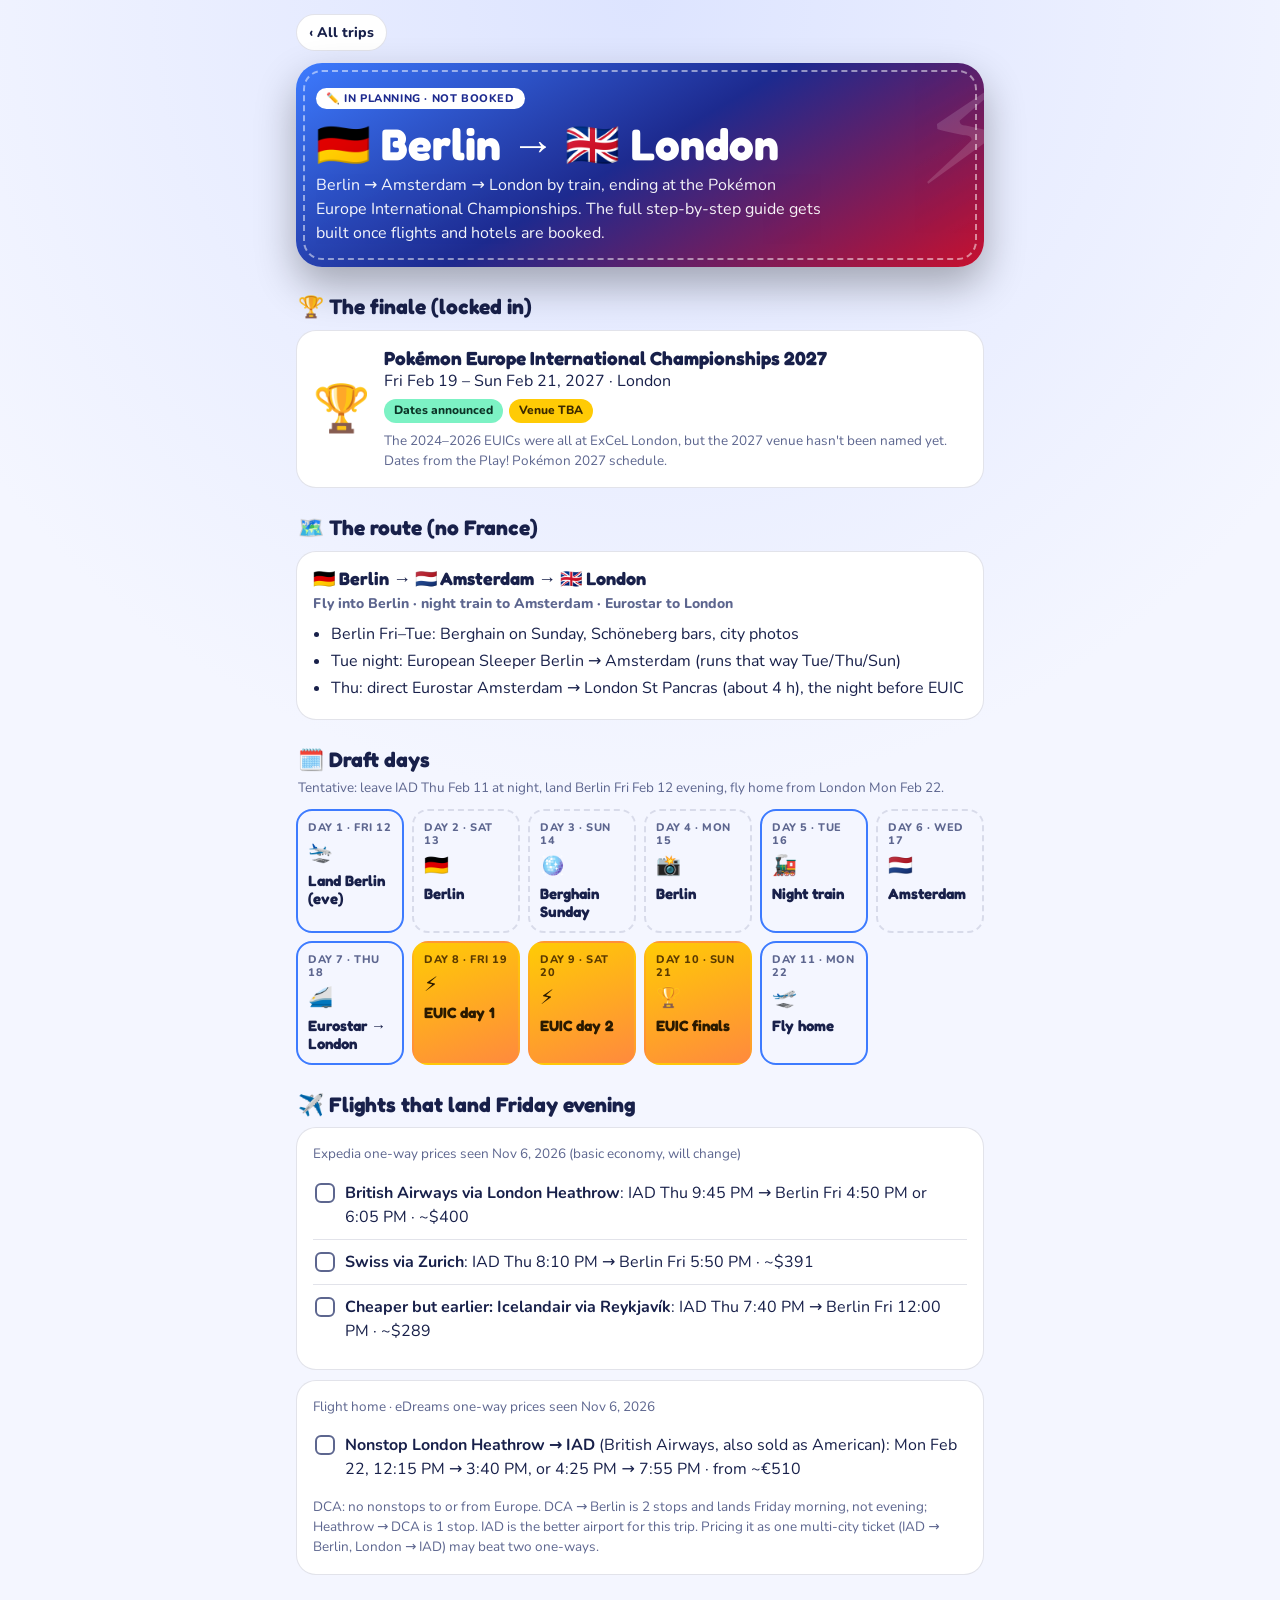
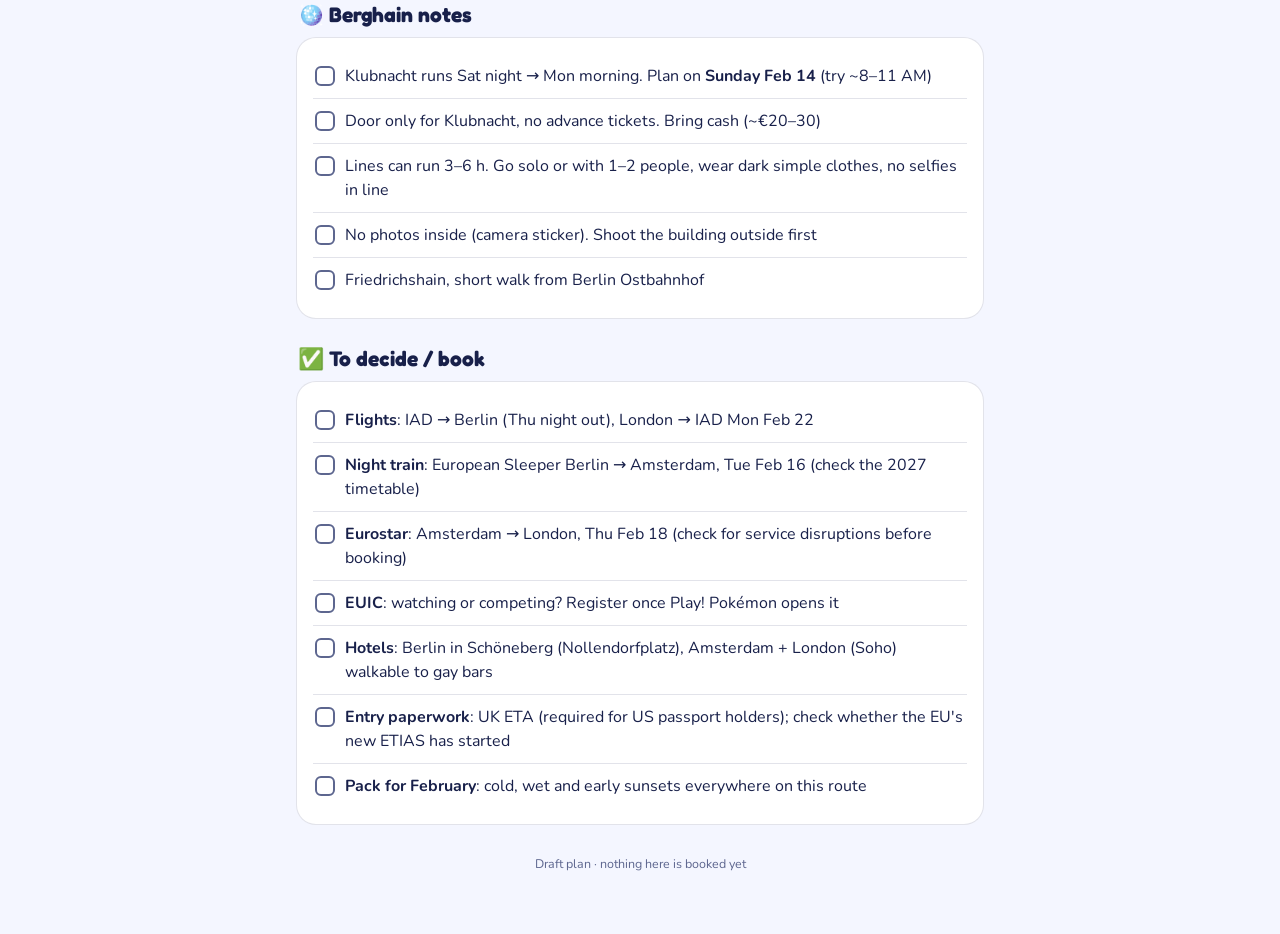
<file: europe/index.html>
<!doctype html>
<html lang="en">
<head>
  <meta charset="utf-8" />
  <meta name="viewport" content="width=device-width, initial-scale=1, viewport-fit=cover" />
  <meta name="robots" content="noindex, nofollow" />
  <meta name="theme-color" content="#121a4a" />
  <meta name="apple-mobile-web-app-capable" content="yes" />
  <meta name="apple-mobile-web-app-status-bar-style" content="black-translucent" />
  <meta name="apple-mobile-web-app-title" content="Ian × Europe" />
  <title>Ian × Europe 2027</title>
  <link rel="icon" href="../icons/icon-192.png" />
  <link rel="apple-touch-icon" href="../icons/apple-touch-icon.png" />
  <link rel="preconnect" href="https://fonts.googleapis.com" />
  <link rel="preconnect" href="https://fonts.gstatic.com" crossorigin />
  <link href="https://fonts.googleapis.com/css2?family=Fredoka:wght@500;600;700&family=Nunito:wght@600;700;800&display=swap" rel="stylesheet" />
  <style>
    :root {
      --bg: #121a4a; --bg2: #1d2a8f; --card: #1c2563; --ink: #f7f8ff; --muted: #b3bbe6;
      --gold: #ffcb05; --red: #e3354b; --blue: #3d7bff; --line: rgba(255,255,255,.12);
    }
    @media (prefers-color-scheme: light) {
      :root:not([data-theme="dark"]) { --bg: #f4f6ff; --bg2: #dde4ff; --card: #ffffff; --ink: #18204a; --muted: #5d668f; --line: rgba(20,30,80,.12); }
    }
    * { box-sizing: border-box; }
    body {
      margin: 0; min-height: 100vh; background: var(--bg); color: var(--ink);
      font: 16px/1.5 "Nunito", system-ui, sans-serif;
      background-image: radial-gradient(90% 45% at 50% 0%, var(--bg2), transparent 70%); background-repeat: no-repeat;
    }
    main { max-width: 720px; margin: 0 auto; padding: calc(env(safe-area-inset-top, 0px) + 14px) 16px 48px; }
    a { color: inherit; }
    .back { display: inline-block; margin-bottom: 12px; padding: 7px 12px; border-radius: 999px; background: var(--card); border: 1px solid var(--line); text-decoration: none; font-weight: 800; font-size: 14px; }

    .hero {
      position: relative; overflow: hidden; border-radius: 26px; padding: 22px 20px; color: #fff; isolation: isolate;
      background: linear-gradient(150deg, #3d7bff 0%, #1d2a8f 48%, #c8102e 100%);
      box-shadow: 0 18px 40px rgba(0,0,0,.3); outline: 2px dashed rgba(255,255,255,.5); outline-offset: -9px;
    }
    .hero .tag { display: inline-block; padding: 4px 10px; border-radius: 999px; background: #fff; color: #1d2a8f; font: 800 11px/1.2 "Nunito", sans-serif; letter-spacing: .6px; text-transform: uppercase; }
    .hero h1 { margin: 12px 0 4px; font: 700 clamp(32px, 9vw, 44px)/1.05 "Fredoka", sans-serif; }
    .hero p { margin: 6px 0 0; opacity: .95; max-width: 32em; }
    .hero .ball { position: absolute; right: -30px; top: -30px; font-size: 140px; opacity: .14; z-index: -1; }

    h2 { margin: 28px 2px 10px; font: 700 21px/1.15 "Fredoka", sans-serif; }
    .card { background: var(--card); border: 1px solid var(--line); border-radius: 20px; padding: 16px; }
    .card + .card { margin-top: 10px; }
    .muted { color: var(--muted); }
    .small { font-size: 13.5px; }

    .event { display: grid; grid-template-columns: auto 1fr; gap: 14px; align-items: center; }
    .event .big { font-size: 46px; line-height: 1; }
    .event b { font: 700 19px/1.2 "Fredoka", sans-serif; display: block; }
    .chip { display: inline-block; margin: 6px 6px 0 0; padding: 4px 10px; border-radius: 999px; font: 800 12px/1.3 "Nunito", sans-serif; }
    .chip.ok { background: #7cf2c4; color: #0b3326; }
    .chip.tbd { background: var(--gold); color: #3a2800; }

    .days { display: grid; grid-template-columns: repeat(auto-fill, minmax(96px, 1fr)); gap: 8px; }
    .day { border-radius: 16px; padding: 10px; border: 2px dashed var(--line); min-height: 92px; }
    .day .d { font: 800 11px/1.2 "Nunito", sans-serif; text-transform: uppercase; letter-spacing: .5px; color: var(--muted); }
    .day .n { font: 700 15px/1.2 "Fredoka", sans-serif; margin-top: 4px; }
    .day .e { font-size: 20px; margin-top: 4px; }
    .day.locked { border-style: solid; border-color: transparent; background: linear-gradient(160deg, #ffcb05, #ff8a3d); color: #2a1a00; }
    .day.locked .d { color: #5a3a00; }
    .day.move { border-style: solid; border-color: var(--blue); }

    .route h3 { margin: 0; font: 700 18px/1.2 "Fredoka", sans-serif; }
    .route .path { margin-top: 4px; font-weight: 800; color: var(--muted); font-size: 14px; }
    .route ul { margin: 8px 0 0; padding-left: 18px; }
    .route li { margin: 3px 0; }

    .todo { list-style: none; margin: 0; padding: 0; }
    .todo li { display: flex; gap: 10px; padding: 10px 2px; border-top: 1px solid var(--line); }
    .todo li:first-child { border-top: 0; }
    .todo .box { flex: none; width: 20px; height: 20px; margin-top: 2px; border-radius: 6px; border: 2px solid var(--muted); }
    .foot { margin-top: 30px; text-align: center; color: var(--muted); font-size: 12.5px; }
  </style>
</head>
<body>
  <main>
    <a class="back" href="../">‹ All trips</a>

    <section class="hero">
      <span class="ball" aria-hidden="true">⚡</span>
      <span class="tag">✏️ In planning · not booked</span>
      <h1>🇩🇪 Berlin → 🇬🇧 London</h1>
      <p>Berlin → Amsterdam → London by train, ending at the Pokémon Europe International Championships. The full step-by-step guide gets built once flights and hotels are booked.</p>
    </section>

    <h2>🏆 The finale (locked in)</h2>
    <div class="card event">
      <div class="big" aria-hidden="true">🏆</div>
      <div>
        <b>Pokémon Europe International Championships 2027</b>
        <div>Fri Feb 19 – Sun Feb 21, 2027 · London</div>
        <span class="chip ok">Dates announced</span><span class="chip tbd">Venue TBA</span>
        <div class="small muted" style="margin-top:8px">The 2024–2026 EUICs were all at ExCeL London, but the 2027 venue hasn't been named yet. Dates from the Play! Pokémon 2027 schedule.</div>
      </div>
    </div>

    <h2>🗺️ The route (no France)</h2>
    <div class="card route">
      <h3>🇩🇪 Berlin → 🇳🇱 Amsterdam → 🇬🇧 London</h3>
      <div class="path">Fly into Berlin · night train to Amsterdam · Eurostar to London</div>
      <ul>
        <li>Berlin Fri–Tue: Berghain on Sunday, Schöneberg bars, city photos</li>
        <li>Tue night: European Sleeper Berlin → Amsterdam (runs that way Tue/Thu/Sun)</li>
        <li>Thu: direct Eurostar Amsterdam → London St Pancras (about 4 h), the night before EUIC</li>
      </ul>
    </div>

    <h2>🗓️ Draft days</h2>
    <p class="small muted" style="margin:-4px 2px 10px">Tentative: leave IAD Thu Feb 11 at night, land Berlin Fri Feb 12 evening, fly home from London Mon Feb 22.</p>
    <div class="days" id="days"></div>

    <h2>✈️ Flights that land Friday evening</h2>
    <div class="card">
      <div class="small muted" style="margin-bottom:6px">Expedia one-way prices seen Nov 6, 2026 (basic economy, will change)</div>
      <ul class="todo">
        <li><span class="box"></span><span><b>British Airways via London Heathrow</b>: IAD Thu 9:45 PM → Berlin Fri 4:50 PM or 6:05 PM · ~$400</span></li>
        <li><span class="box"></span><span><b>Swiss via Zurich</b>: IAD Thu 8:10 PM → Berlin Fri 5:50 PM · ~$391</span></li>
        <li><span class="box"></span><span><b>Cheaper but earlier: Icelandair via Reykjavík</b>: IAD Thu 7:40 PM → Berlin Fri 12:00 PM · ~$289</span></li>
      </ul>
    </div>
    <div class="card">
      <div class="small muted" style="margin-bottom:6px">Flight home · eDreams one-way prices seen Nov 6, 2026</div>
      <ul class="todo">
        <li><span class="box"></span><span><b>Nonstop London Heathrow → IAD</b> (British Airways, also sold as American): Mon Feb 22, 12:15 PM → 3:40 PM, or 4:25 PM → 7:55 PM · from ~€510</span></li>
      </ul>
      <div class="small muted" style="margin-top:6px">DCA: no nonstops to or from Europe. DCA → Berlin is 2 stops and lands Friday morning, not evening; Heathrow → DCA is 1 stop. IAD is the better airport for this trip. Pricing it as one multi-city ticket (IAD → Berlin, London → IAD) may beat two one-ways.</div>
    </div>

    <h2>🪩 Berghain notes</h2>
    <div class="card">
      <ul class="todo">
        <li><span class="box"></span><span>Klubnacht runs Sat night → Mon morning. Plan on <b>Sunday Feb 14</b> (try ~8–11 AM)</span></li>
        <li><span class="box"></span><span>Door only for Klubnacht, no advance tickets. Bring cash (~€20–30)</span></li>
        <li><span class="box"></span><span>Lines can run 3–6 h. Go solo or with 1–2 people, wear dark simple clothes, no selfies in line</span></li>
        <li><span class="box"></span><span>No photos inside (camera sticker). Shoot the building outside first</span></li>
        <li><span class="box"></span><span>Friedrichshain, short walk from Berlin Ostbahnhof</span></li>
      </ul>
    </div>

    <h2>✅ To decide / book</h2>
    <div class="card">
      <ul class="todo">
        <li><span class="box"></span><span><b>Flights</b>: IAD → Berlin (Thu night out), London → IAD Mon Feb 22</span></li>
        <li><span class="box"></span><span><b>Night train</b>: European Sleeper Berlin → Amsterdam, Tue Feb 16 (check the 2027 timetable)</span></li>
        <li><span class="box"></span><span><b>Eurostar</b>: Amsterdam → London, Thu Feb 18 (check for service disruptions before booking)</span></li>
        <li><span class="box"></span><span><b>EUIC</b>: watching or competing? Register once Play! Pokémon opens it</span></li>
        <li><span class="box"></span><span><b>Hotels</b>: Berlin in Schöneberg (Nollendorfplatz), Amsterdam + London (Soho) walkable to gay bars</span></li>
        <li><span class="box"></span><span><b>Entry paperwork</b>: UK ETA (required for US passport holders); check whether the EU's new ETIAS has started</span></li>
        <li><span class="box"></span><span><b>Pack for February</b>: cold, wet and early sunsets everywhere on this route</span></li>
      </ul>
    </div>

    <p class="foot">Draft plan · nothing here is booked yet</p>
  </main>

  <script>
    (() => {
      const plan = [
        { n: "Land Berlin (eve)", e: "🛬", k: "move" },
        { n: "Berlin", e: "🇩🇪", k: "" },
        { n: "Berghain Sunday", e: "🪩", k: "" },
        { n: "Berlin", e: "📸", k: "" },
        { n: "Night train", e: "🚂", k: "move" },
        { n: "Amsterdam", e: "🇳🇱", k: "" },
        { n: "Eurostar → London", e: "🚄", k: "move" },
        { n: "EUIC day 1", e: "⚡", k: "locked" },
        { n: "EUIC day 2", e: "⚡", k: "locked" },
        { n: "EUIC finals", e: "🏆", k: "locked" },
        { n: "Fly home", e: "🛫", k: "move" },
      ];
      const wd = ["Sun", "Mon", "Tue", "Wed", "Thu", "Fri", "Sat"];
      const start = Date.UTC(2027, 1, 12);
      document.getElementById("days").innerHTML = plan.map((p, i) => {
        const d = new Date(start + i * 864e5);
        return `<div class="day ${p.k}"><div class="d">Day ${i + 1} · ${wd[d.getUTCDay()]} ${d.getUTCDate()}</div><div class="e">${p.e}</div><div class="n">${p.n}</div></div>`;
      }).join("");
    })();
  </script>
</body>
</html>
</file>
